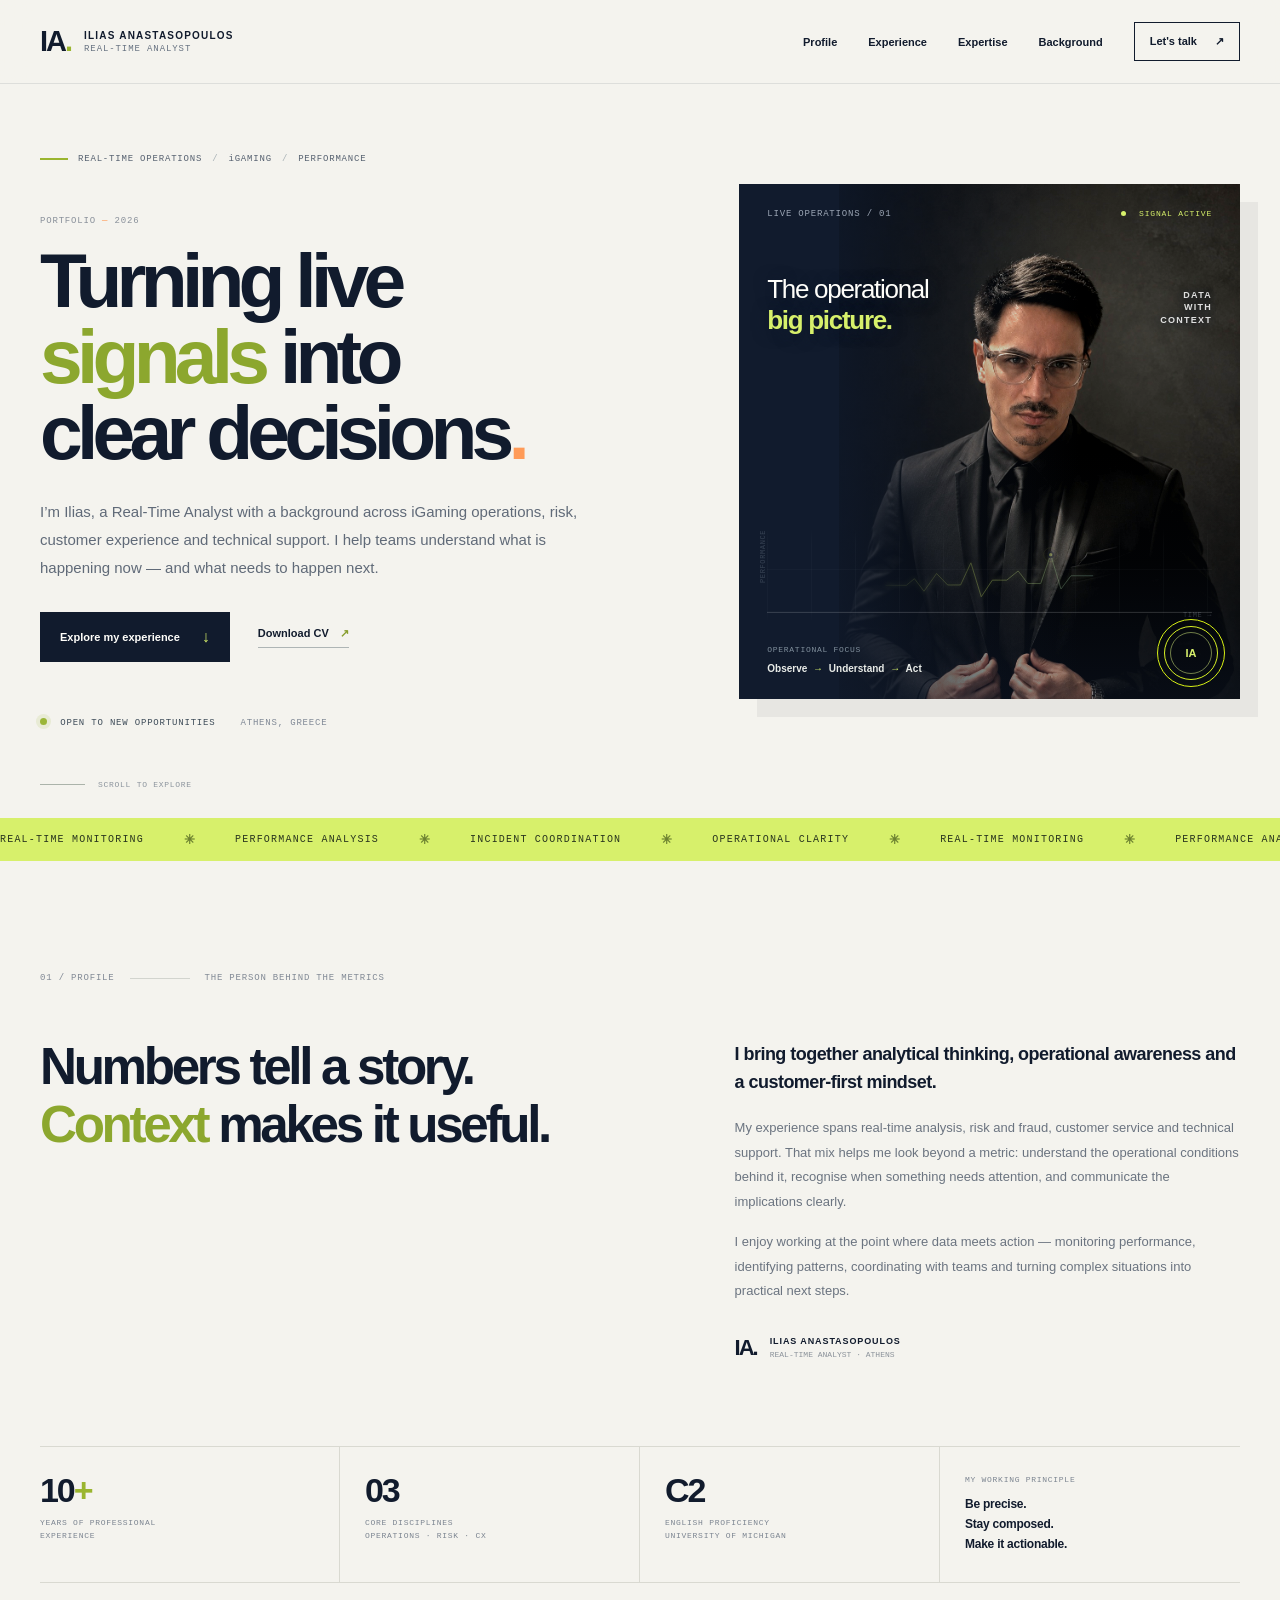
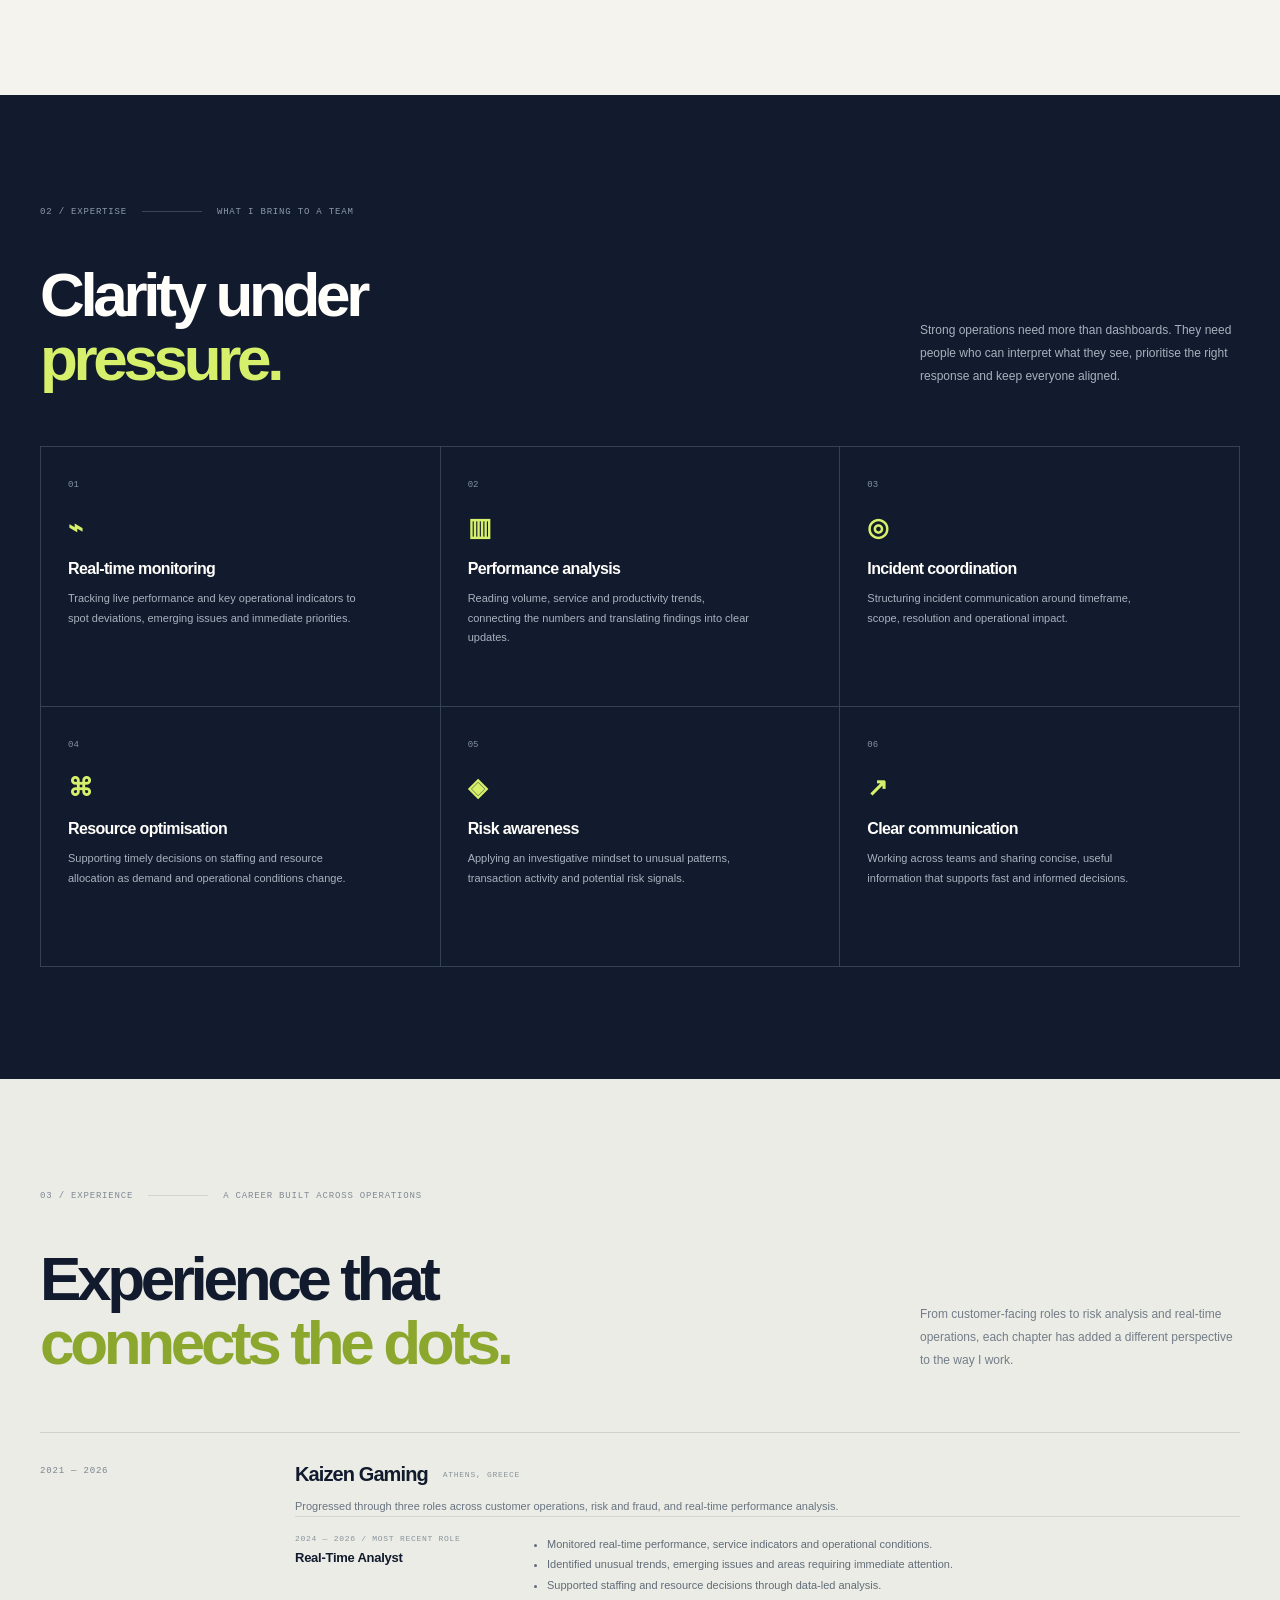
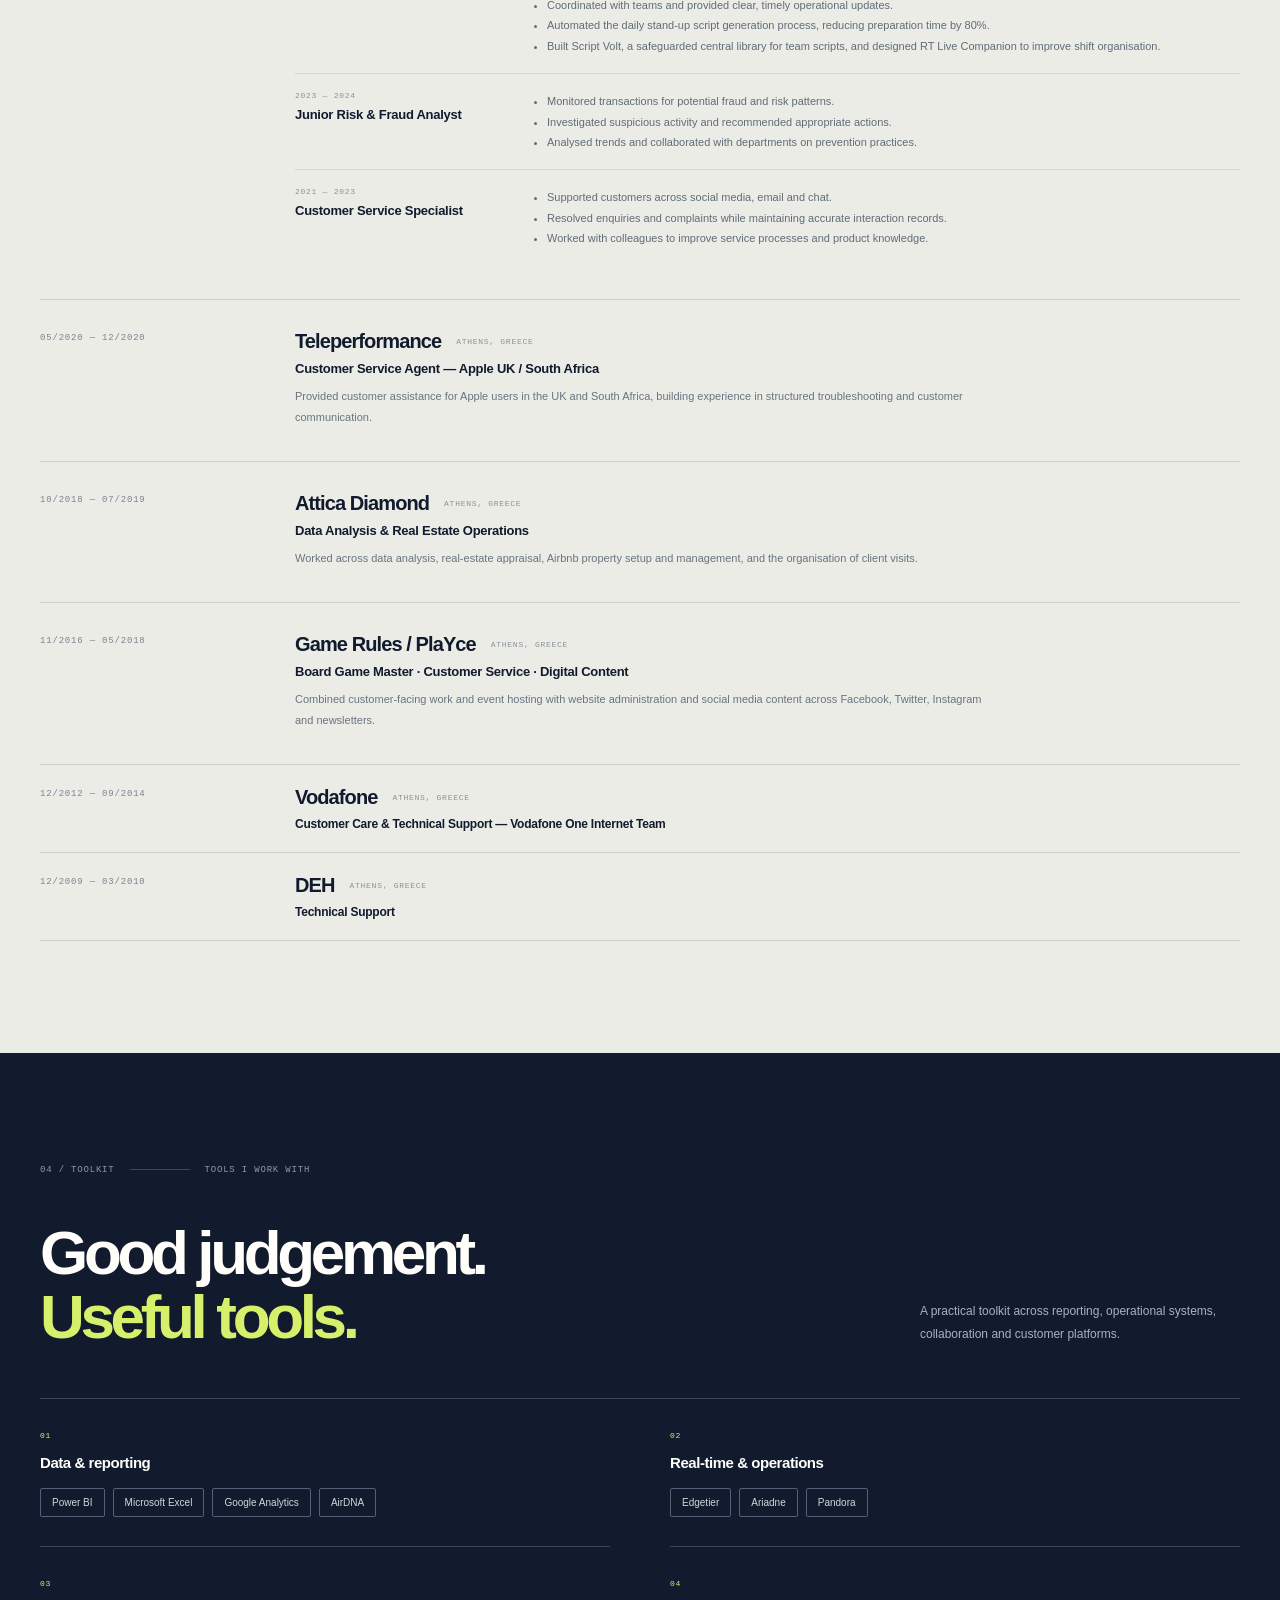
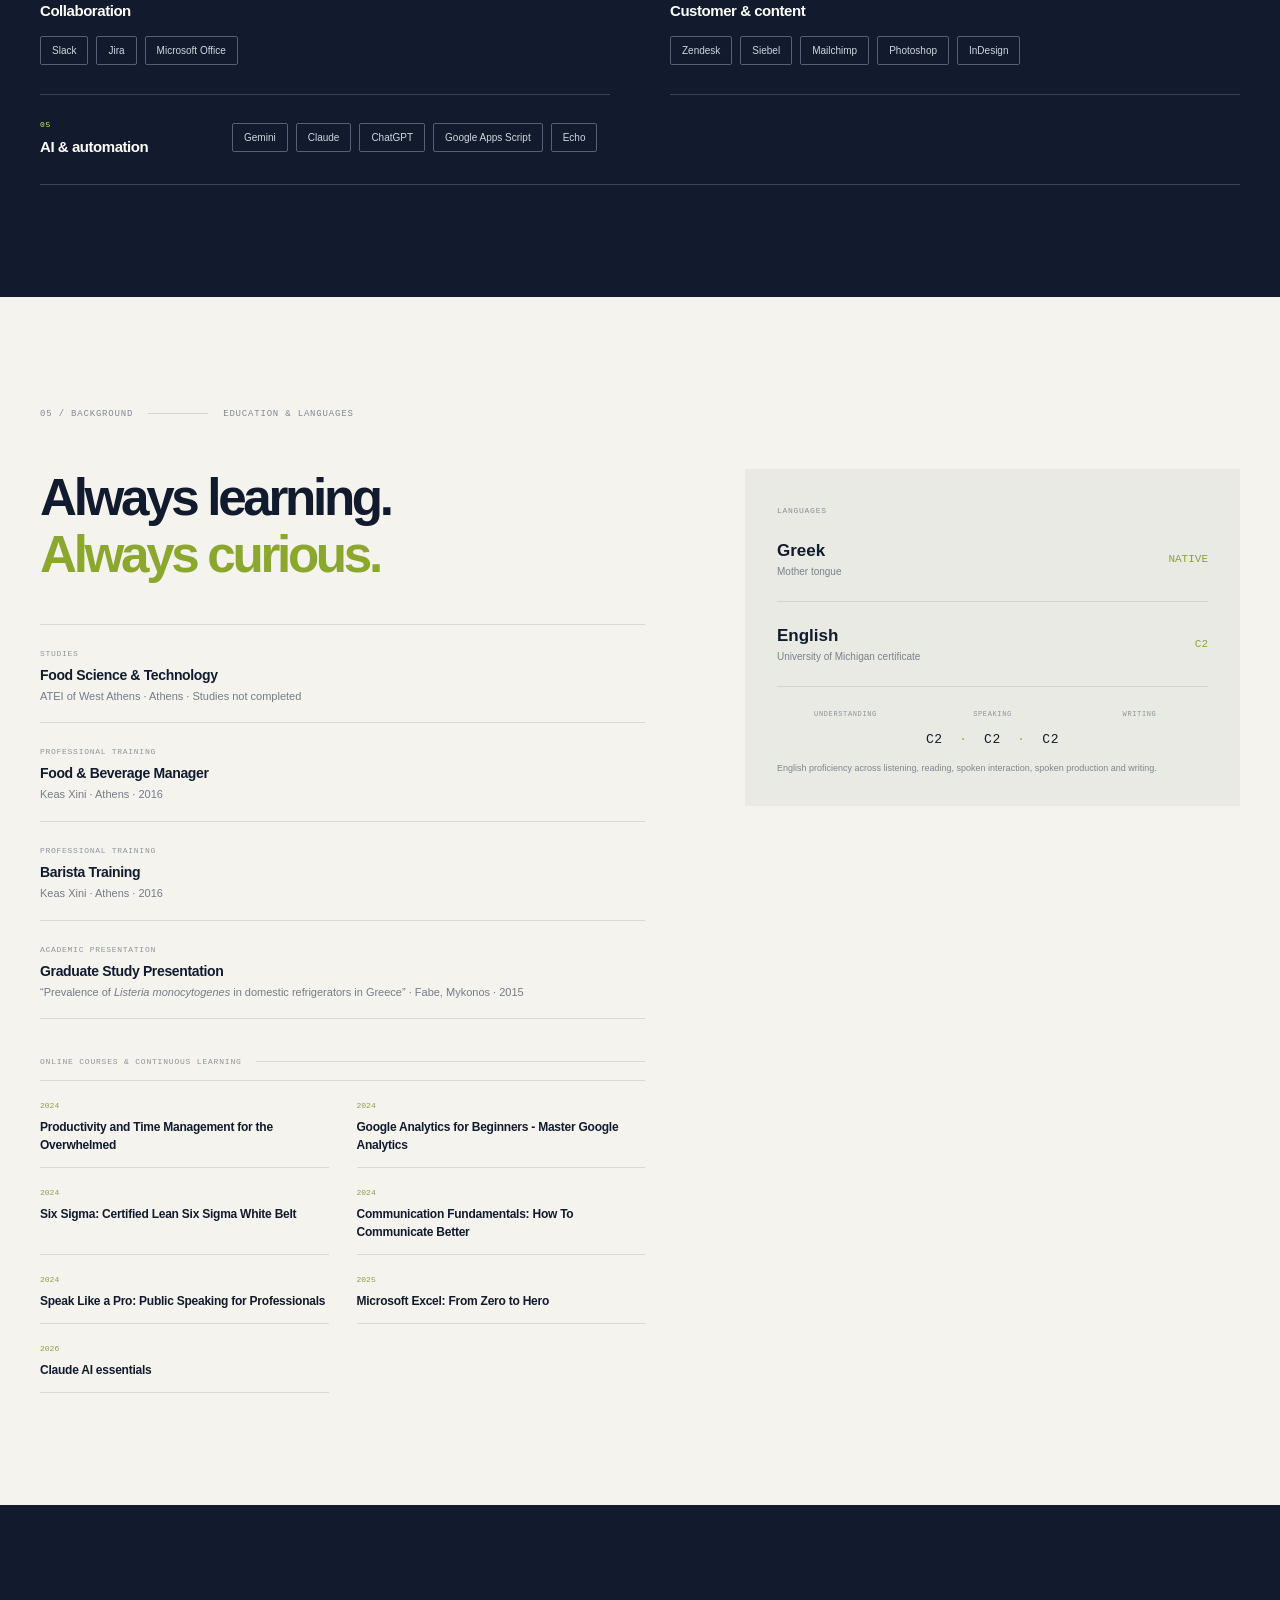
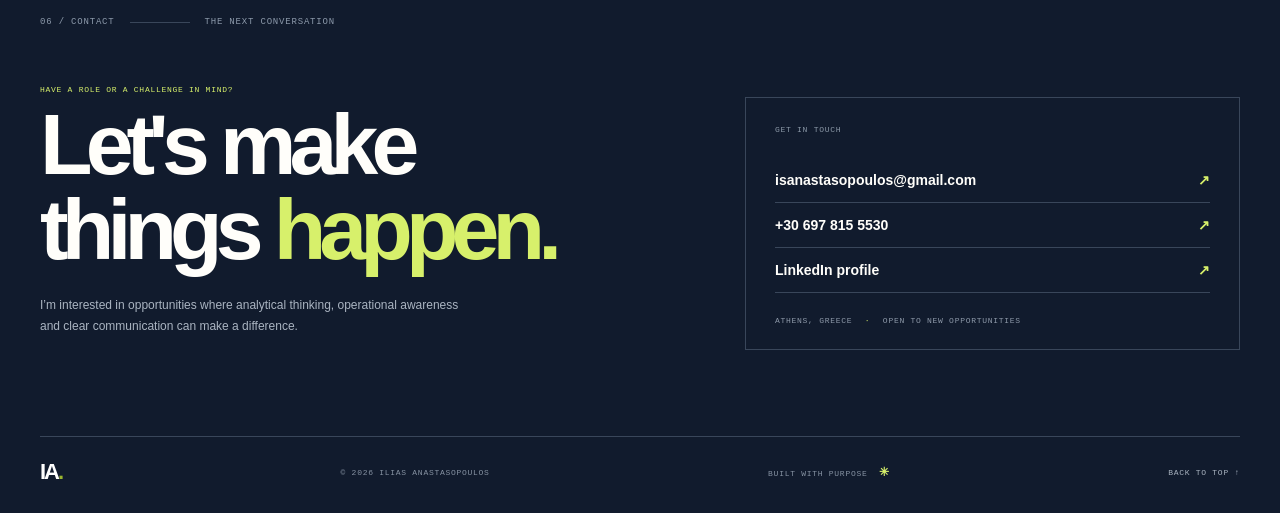
<file: index.html>
<!doctype html>
<html lang="en"><head>
<meta charset="utf-8"><meta name="viewport" content="width=device-width,initial-scale=1">
<meta name="theme-color" content="#111b2d"><meta name="description" content="Ilias Anastasopoulos — Real-Time Analyst specialising in iGaming operations, performance monitoring, incident coordination and data-led decision support.">
<meta property="og:title" content="Ilias Anastasopoulos — Real-Time Analyst"><meta property="og:description" content="Real-time operations, performance insight and clear communication.">
<title>Ilias Anastasopoulos — Real-Time Analyst</title><link rel="icon" href="assets/favicon.svg" type="image/svg+xml">
<link rel="stylesheet" href="styles.css?v=8"></head>
<body><div class="site-shell">
<header class="site-header"><a class="brand" href="#top"><span class="brand-mark">IA<span>.</span></span><span class="brand-copy"><strong>ILIAS ANASTASOPOULOS</strong><small>REAL-TIME ANALYST</small></span></a>
<button class="menu-toggle" aria-label="Open navigation" aria-expanded="false"><span></span><span></span></button>
<nav class="main-nav" aria-label="Main navigation"><a href="#profile">Profile</a><a href="#experience">Experience</a><a href="#expertise">Expertise</a><a href="#education">Background</a><a class="nav-contact" href="#contact">Let's talk <span>↗</span></a></nav></header>
<main id="top">
<section class="hero section-wrap"><div class="hero-copy"><div class="eyebrow"><i></i> REAL-TIME OPERATIONS <b>/</b> iGAMING <b>/</b> PERFORMANCE</div><p class="hero-index">PORTFOLIO <span>—</span> 2026</p>
<h1>Turning live<br><em>signals</em> into<br>clear decisions<span>.</span></h1><p class="hero-lede">I’m Ilias, a Real-Time Analyst with a background across iGaming operations, risk, customer experience and technical support. I help teams understand what is happening now — and what needs to happen next.</p>
<div class="hero-actions"><a class="button button-dark" href="#experience">Explore my experience <b>↓</b></a><a class="text-link" href="assets/Ilias-Anastasopoulos-CV.pdf?v=8" target="_blank" rel="noopener">Download CV <b>↗</b></a></div>
<div class="hero-meta"><span class="availability"><i></i> OPEN TO NEW OPPORTUNITIES</span><span>ATHENS, GREECE</span></div></div>
<div class="hero-visual"><div class="visual-top"><span>LIVE OPERATIONS / 01</span><span class="visual-live"><i></i> SIGNAL ACTIVE</span></div><div class="visual-title">The operational<br><strong>big picture.</strong></div><img class="hero-portrait" src="assets/ilias-portrait.jpg?v=8" alt="Portrait of Ilias Anastasopoulos">
<div class="signal-graphic"><div class="signal-grid"></div><svg viewBox="0 0 560 260" role="img" aria-label="Abstract signal line moving across a monitoring grid"><defs><linearGradient id="signalStroke"><stop stop-color="#d7f06b" stop-opacity=".15"/><stop offset=".5" stop-color="#d7f06b"/><stop offset="1" stop-color="#8ec0b0"/></linearGradient></defs><path class="signal-shadow" d="M0 158 L55 158 L77 140 L103 174 L137 126 L167 157 L202 157 L230 97 L258 189 L288 144 L327 144 L358 119 L384 153 L419 153 L446 75 L474 168 L501 132 L560 132"/><path class="signal-line" d="M0 158 L55 158 L77 140 L103 174 L137 126 L167 157 L202 157 L230 97 L258 189 L288 144 L327 144 L358 119 L384 153 L419 153 L446 75 L474 168 L501 132 L560 132"/><circle cx="446" cy="75" r="7" class="signal-point"/><circle cx="446" cy="75" r="19" class="signal-ring"/></svg><small class="axis-label">PERFORMANCE</small><small class="axis-right">TIME →</small></div>
<div class="visual-bottom"><div><small>OPERATIONAL FOCUS</small><strong>Observe <b>→</b> Understand <b>→</b> Act</strong></div><div class="visual-orbit">IA</div></div><div class="visual-stamp">DATA<br>WITH<br>CONTEXT</div></div><div class="hero-scroll"><i></i> SCROLL TO EXPLORE</div></section>
<div class="ticker"><div class="ticker-track"><span>REAL-TIME MONITORING</span><b>✳</b><span>PERFORMANCE ANALYSIS</span><b>✳</b><span>INCIDENT COORDINATION</span><b>✳</b><span>OPERATIONAL CLARITY</span><b>✳</b><span>REAL-TIME MONITORING</span><b>✳</b><span>PERFORMANCE ANALYSIS</span><b>✳</b><span>INCIDENT COORDINATION</span><b>✳</b><span>OPERATIONAL CLARITY</span><b>✳</b></div></div>
<section class="profile section-wrap section-pad" id="profile"><div class="section-kicker"><span>01 / PROFILE</span><i></i><span>THE PERSON BEHIND THE METRICS</span></div>
<div class="profile-grid"><h2>Numbers tell a story.<br><em>Context</em> makes it useful.</h2><div class="profile-copy"><p class="lead-copy">I bring together analytical thinking, operational awareness and a customer-first mindset.</p><p>My experience spans real-time analysis, risk and fraud, customer service and technical support. That mix helps me look beyond a metric: understand the operational conditions behind it, recognise when something needs attention, and communicate the implications clearly.</p><p>I enjoy working at the point where data meets action — monitoring performance, identifying patterns, coordinating with teams and turning complex situations into practical next steps.</p><div class="profile-signoff"><b>IA.</b><span><strong>ILIAS ANASTASOPOULOS</strong><small>REAL-TIME ANALYST · ATHENS</small></span></div></div></div>
<div class="fact-strip"><div class="fact"><strong>10<span>+</span></strong><small>YEARS OF PROFESSIONAL<br>EXPERIENCE</small></div><div class="fact"><strong>03</strong><small>CORE DISCIPLINES<br>OPERATIONS · RISK · CX</small></div><div class="fact"><strong>C2</strong><small>ENGLISH PROFICIENCY<br>UNIVERSITY OF MICHIGAN</small></div><div class="fact fact-note"><small>MY WORKING PRINCIPLE</small><strong>Be precise.<br>Stay composed.<br>Make it actionable.</strong></div></div></section>
<section class="expertise section-pad" id="expertise"><div class="section-wrap"><div class="section-kicker light"><span>02 / EXPERTISE</span><i></i><span>WHAT I BRING TO A TEAM</span></div><div class="section-heading"><h2>Clarity under<br><em>pressure.</em></h2><p>Strong operations need more than dashboards. They need people who can interpret what they see, prioritise the right response and keep everyone aligned.</p></div>
<div class="expertise-grid"><article><span>01</span><b>⌁</b><h3>Real-time monitoring</h3><p>Tracking live performance and key operational indicators to spot deviations, emerging issues and immediate priorities.</p></article><article><span>02</span><b>▥</b><h3>Performance analysis</h3><p>Reading volume, service and productivity trends, connecting the numbers and translating findings into clear updates.</p></article><article><span>03</span><b>◎</b><h3>Incident coordination</h3><p>Structuring incident communication around timeframe, scope, resolution and operational impact.</p></article><article><span>04</span><b>⌘</b><h3>Resource optimisation</h3><p>Supporting timely decisions on staffing and resource allocation as demand and operational conditions change.</p></article><article><span>05</span><b>◈</b><h3>Risk awareness</h3><p>Applying an investigative mindset to unusual patterns, transaction activity and potential risk signals.</p></article><article><span>06</span><b>↗</b><h3>Clear communication</h3><p>Working across teams and sharing concise, useful information that supports fast and informed decisions.</p></article></div></div></section>

<section class="experience section-pad" id="experience"><div class="section-wrap"><div class="section-kicker"><span>03 / EXPERIENCE</span><i></i><span>A CAREER BUILT ACROSS OPERATIONS</span></div><div class="section-heading"><h2>Experience that<br><em>connects the dots.</em></h2><p>From customer-facing roles to risk analysis and real-time operations, each chapter has added a different perspective to the way I work.</p></div><div class="timeline">
<article class="timeline-item"><div class="timeline-date"><small>2021 — 2026</small></div><div class="timeline-content"><div class="company-line"><h3>Kaizen Gaming</h3><span>ATHENS, GREECE</span></div><p class="role-intro">Progressed through three roles across customer operations, risk and fraud, and real-time performance analysis.</p>
<div class="role-block"><div><span>2024 — 2026 / MOST RECENT ROLE</span><h4>Real-Time Analyst</h4></div><ul><li>Monitored real-time performance, service indicators and operational conditions.</li><li>Identified unusual trends, emerging issues and areas requiring immediate attention.</li><li>Supported staffing and resource decisions through data-led analysis.</li><li>Coordinated with teams and provided clear, timely operational updates.</li><li>Automated the daily stand-up script generation process, reducing preparation time by 80%.</li><li>Built Script Volt, a safeguarded central library for team scripts, and designed RT Live Companion to improve shift organisation.</li></ul></div>
<div class="role-block"><div><span>2023 — 2024</span><h4>Junior Risk &amp; Fraud Analyst</h4></div><ul><li>Monitored transactions for potential fraud and risk patterns.</li><li>Investigated suspicious activity and recommended appropriate actions.</li><li>Analysed trends and collaborated with departments on prevention practices.</li></ul></div>
<div class="role-block"><div><span>2021 — 2023</span><h4>Customer Service Specialist</h4></div><ul><li>Supported customers across social media, email and chat.</li><li>Resolved enquiries and complaints while maintaining accurate interaction records.</li><li>Worked with colleagues to improve service processes and product knowledge.</li></ul></div></div></article>
<article class="timeline-item"><div class="timeline-date"><small>05/2020 — 12/2020</small></div><div class="timeline-content"><div class="company-line"><h3>Teleperformance</h3><span>ATHENS, GREECE</span></div><h4>Customer Service Agent — Apple UK / South Africa</h4><p>Provided customer assistance for Apple users in the UK and South Africa, building experience in structured troubleshooting and customer communication.</p></div></article>
<article class="timeline-item"><div class="timeline-date"><small>10/2018 — 07/2019</small></div><div class="timeline-content"><div class="company-line"><h3>Attica Diamond</h3><span>ATHENS, GREECE</span></div><h4>Data Analysis &amp; Real Estate Operations</h4><p>Worked across data analysis, real-estate appraisal, Airbnb property setup and management, and the organisation of client visits.</p></div></article>
<article class="timeline-item"><div class="timeline-date"><small>11/2016 — 05/2018</small></div><div class="timeline-content"><div class="company-line"><h3>Game Rules / PlaYce</h3><span>ATHENS, GREECE</span></div><h4>Board Game Master · Customer Service · Digital Content</h4><p>Combined customer-facing work and event hosting with website administration and social media content across Facebook, Twitter, Instagram and newsletters.</p></div></article>
<article class="timeline-item compact"><div class="timeline-date"><small>12/2012 — 09/2014</small></div><div class="timeline-content"><div class="company-line"><h3>Vodafone</h3><span>ATHENS, GREECE</span></div><h4>Customer Care &amp; Technical Support — Vodafone One Internet Team</h4></div></article>
<article class="timeline-item compact"><div class="timeline-date"><small>12/2009 — 03/2010</small></div><div class="timeline-content"><div class="company-line"><h3>DEH</h3><span>ATHENS, GREECE</span></div><h4>Technical Support</h4></div></article>
</div></div></section>
<section class="toolkit section-pad"><div class="section-wrap"><div class="section-kicker light"><span>04 / TOOLKIT</span><i></i><span>TOOLS I WORK WITH</span></div><div class="section-heading"><h2>Good judgement.<br><em>Useful tools.</em></h2><p>A practical toolkit across reporting, operational systems, collaboration and customer platforms.</p></div><div class="toolkit-grid">
<div class="tool-group"><span>01</span><h3>Data &amp; reporting</h3><div class="tool-chips"><b>Power BI</b><b>Microsoft Excel</b><b>Google Analytics</b><b>AirDNA</b></div></div>
<div class="tool-group"><span>02</span><h3>Real-time &amp; operations</h3><div class="tool-chips"><b>Edgetier</b><b>Ariadne</b><b>Pandora</b></div></div>
<div class="tool-group"><span>03</span><h3>Collaboration</h3><div class="tool-chips"><b>Slack</b><b>Jira</b><b>Microsoft Office</b></div></div>
<div class="tool-group"><span>04</span><h3>Customer &amp; content</h3><div class="tool-chips"><b>Zendesk</b><b>Siebel</b><b>Mailchimp</b><b>Photoshop</b><b>InDesign</b></div></div>
<div class="tool-group tool-group-ai"><span>05</span><h3>AI &amp; automation</h3><div class="tool-chips"><b>Gemini</b><b>Claude</b><b>ChatGPT</b><b>Google Apps Script</b><b>Echo</b></div></div></div></div></section>
<section class="background section-wrap section-pad" id="education"><div class="section-kicker"><span>05 / BACKGROUND</span><i></i><span>EDUCATION &amp; LANGUAGES</span></div><div class="background-grid"><div><h2>Always learning.<br><em>Always curious.</em></h2><div class="education-list"><article><span>STUDIES</span><h3>Food Science &amp; Technology</h3><p>ATEI of West Athens · Athens · Studies not completed</p></article><article><span>PROFESSIONAL TRAINING</span><h3>Food &amp; Beverage Manager</h3><p>Keas Xini · Athens · 2016</p></article><article><span>PROFESSIONAL TRAINING</span><h3>Barista Training</h3><p>Keas Xini · Athens · 2016</p></article><article><span>ACADEMIC PRESENTATION</span><h3>Graduate Study Presentation</h3><p>“Prevalence of <em>Listeria monocytogenes</em> in domestic refrigerators in Greece” · Fabe, Mykonos · 2015</p></article></div>
<div class="course-block"><div class="course-heading"><span>ONLINE COURSES &amp; CONTINUOUS LEARNING</span><i></i></div><div class="course-list">
<article><span>2024</span><h3>Productivity and Time Management for the Overwhelmed</h3></article>
<article><span>2024</span><h3>Google Analytics for Beginners - Master Google Analytics</h3></article>
<article><span>2024</span><h3>Six Sigma: Certified Lean Six Sigma White Belt</h3></article>
<article><span>2024</span><h3>Communication Fundamentals: How To Communicate Better</h3></article>
<article><span>2024</span><h3>Speak Like a Pro: Public Speaking for Professionals</h3></article>
<article><span>2025</span><h3>Microsoft Excel: From Zero to Hero</h3></article>
<article><span>2026</span><h3>Claude AI essentials</h3></article>
</div></div></div>
<aside class="language-panel"><span class="panel-label">LANGUAGES</span><div class="language-row"><div><h3>Greek</h3><p>Mother tongue</p></div><b>NATIVE</b></div><div class="language-row"><div><h3>English</h3><p>University of Michigan certificate</p></div><b>C2</b></div><div class="language-foot"><div>UNDERSTANDING</div><div>SPEAKING</div><div>WRITING</div><p>C2 <span>·</span> C2 <span>·</span> C2</p></div><p class="language-note">English proficiency across listening, reading, spoken interaction, spoken production and writing.</p></aside></div></section>
<section class="contact section-pad" id="contact"><div class="section-wrap"><div class="section-kicker light"><span>06 / CONTACT</span><i></i><span>THE NEXT CONVERSATION</span></div><div class="contact-content"><div><p class="contact-overline">HAVE A ROLE OR A CHALLENGE IN MIND?</p><h2>Let's make<br>things <em>happen.</em></h2><p class="contact-copy">I’m interested in opportunities where analytical thinking, operational awareness and clear communication can make a difference.</p></div><div class="contact-card"><span>GET IN TOUCH</span><a href="mailto:isanastasopoulos@gmail.com">isanastasopoulos@gmail.com <b>↗</b></a><a href="tel:+306978155530">+30 697 815 5530 <b>↗</b></a><a href="https://www.linkedin.com/in/ilias-anastasopoulos-95432253" target="_blank" rel="noopener">LinkedIn profile <b>↗</b></a><div class="contact-location">ATHENS, GREECE <span>·</span> OPEN TO NEW OPPORTUNITIES</div></div></div><footer class="site-footer"><a href="#top">IA<span>.</span></a><span>© 2026 ILIAS ANASTASOPOULOS</span><span>BUILT WITH PURPOSE <b>✳</b></span><a href="#top">BACK TO TOP ↑</a></footer></div></section>
</main></div><script src="script.js"></script></body></html>
</file>
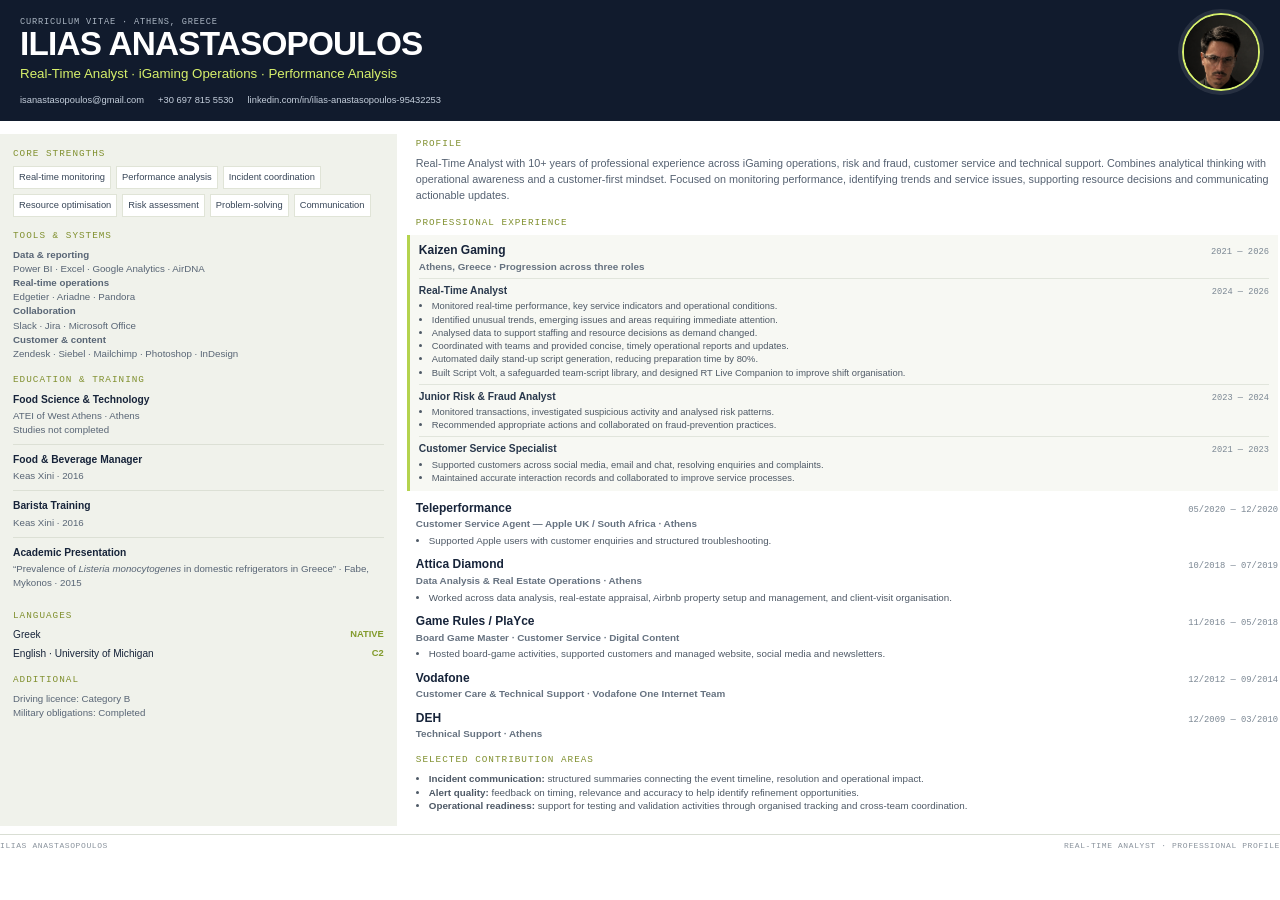
<file: cv-source.html>
<!doctype html><html lang="en"><head><meta charset="utf-8"><title>Ilias Anastasopoulos - CV</title><style>
@page{size:A4;margin:10mm 11mm}*{box-sizing:border-box}body{margin:0;color:#17243a;font:8.1pt/1.38 Arial,Helvetica,sans-serif}h1,h2,h3,p{margin:0}h1{font-size:25pt;line-height:1.02;letter-spacing:-.8px}h2{font-size:10.5pt;letter-spacing:-.1px;margin-bottom:7px}h3{font-size:8.8pt;margin-bottom:2px}.mono{font:6.5pt 'Courier New',monospace;letter-spacing:.8px;color:#748091}.top{background:#111b2d;color:white;padding:17px 112px 14px 20px;position:relative;min-height:104px}.portrait{position:absolute;right:20px;top:13px;width:78px;height:78px;object-fit:cover;object-position:center 38%;border-radius:50%;border:2px solid #d7f06b;box-shadow:0 0 0 4px #ffffff18}.role{font-size:10pt;color:#d7f06b;margin-top:4px}.contact{display:flex;gap:14px;flex-wrap:wrap;margin-top:11px;color:#c6d0dd;font-size:7pt}.layout{display:grid;grid-template-columns:31% 1fr;gap:17px;margin-top:13px}.side{background:#f0f2eb;padding:14px 13px}.main{padding:4px 2px 0}.side section,.main section{margin-bottom:13px}.side h2,.main h2{font:7pt 'Courier New',monospace;letter-spacing:1px;color:#80902f;margin-bottom:7px}.side p{font-size:7.3pt;line-height:1.45;color:#586575}.summary{font-size:8.1pt;line-height:1.48;color:#556171;margin-bottom:12px}.skill-list{display:flex;flex-wrap:wrap;gap:5px}.skill-list span{font-size:7pt;background:white;border:1px solid #e0e4d7;padding:4px 5px;color:#384658}.tools{font-size:7.1pt;line-height:1.65;color:#566372}.side-item{padding:0 0 7px;margin-bottom:7px;border-bottom:1px solid #dce0d5}.side-item:last-child{border:0}.side-item strong{font-size:7.7pt}.side-item p{margin-top:2px}.language{display:flex;justify-content:space-between;margin:5px 0;font-size:7.6pt}.language b{color:#829b2c;font-size:7pt}.job{margin-bottom:9px;break-inside:avoid}.job-head{display:flex;justify-content:space-between;gap:8px;align-items:baseline}.job-head strong{font-size:9pt}.job-date{font:6.6pt 'Courier New',monospace;color:#7b8793;white-space:nowrap}.job-role{font-size:7.4pt;color:#667280;font-weight:700;margin:1px 0 3px}.job ul{margin:0;padding-left:13px;color:#4e5966;font-size:7.35pt;line-height:1.37}.job li{margin:1px 0}.current{background:#f7f8f3;border-left:3px solid #b4d34e;padding:7px 9px 6px;margin-left:-9px}.previous{font-size:7.25pt;color:#596575;line-height:1.42;margin-top:4px}.kaizen-role{margin-top:5px;padding-top:5px;border-top:1px solid #e1e5dc;break-inside:avoid}.kaizen-role-head{display:flex;justify-content:space-between;align-items:baseline;gap:8px;margin-bottom:2px}.kaizen-role-head strong{font-size:7.7pt;color:#29384c}.kaizen-role-head span{font:6.5pt 'Courier New',monospace;color:#7b8793;white-space:nowrap}.kaizen-role ul{margin:0;padding-left:13px;color:#4e5966;font-size:7.05pt;line-height:1.3}.kaizen-role li{margin:0 0 1px}.previous b{color:#29384c}.tag{display:inline-block;background:#d7f06b;padding:1px 4px;font:6pt 'Courier New',monospace;color:#34431b;margin-left:5px}.foot{border-top:1px solid #d9ded4;margin-top:8px;padding-top:6px;display:flex;justify-content:space-between;color:#8a939d;font:6pt 'Courier New',monospace;letter-spacing:.6px}
</style></head><body>
<header class="top"><img class="portrait" src="assets/ilias-cv-headshot.jpg" alt="Portrait of Ilias Anastasopoulos"><div class="mono" style="color:#aab5c2">CURRICULUM VITAE · ATHENS, GREECE</div><h1>ILIAS ANASTASOPOULOS</h1><div class="role">Real-Time Analyst · iGaming Operations · Performance Analysis</div><div class="contact"><span>isanastasopoulos@gmail.com</span><span>+30 697 815 5530</span><span>linkedin.com/in/ilias-anastasopoulos-95432253</span></div></header>
<div class="layout"><aside class="side">
<section><h2>CORE STRENGTHS</h2><div class="skill-list"><span>Real-time monitoring</span><span>Performance analysis</span><span>Incident coordination</span><span>Resource optimisation</span><span>Risk assessment</span><span>Problem-solving</span><span>Communication</span></div></section>
<section><h2>TOOLS &amp; SYSTEMS</h2><p class="tools"><b>Data &amp; reporting</b><br>Power BI · Excel · Google Analytics · AirDNA<br><b>Real-time operations</b><br>Edgetier · Ariadne · Pandora<br><b>Collaboration</b><br>Slack · Jira · Microsoft Office<br><b>Customer &amp; content</b><br>Zendesk · Siebel · Mailchimp · Photoshop · InDesign</p></section>
<section><h2>EDUCATION &amp; TRAINING</h2><div class="side-item"><strong>Food Science &amp; Technology</strong><p>ATEI of West Athens · Athens<br>Studies not completed</p></div><div class="side-item"><strong>Food &amp; Beverage Manager</strong><p>Keas Xini · 2016</p></div><div class="side-item"><strong>Barista Training</strong><p>Keas Xini · 2016</p></div><div class="side-item"><strong>Academic Presentation</strong><p>“Prevalence of <i>Listeria monocytogenes</i> in domestic refrigerators in Greece” · Fabe, Mykonos · 2015</p></div></section>
<section><h2>LANGUAGES</h2><div class="language"><span>Greek</span><b>NATIVE</b></div><div class="language"><span>English · University of Michigan</span><b>C2</b></div></section>
<section><h2>ADDITIONAL</h2><p>Driving licence: Category B<br>Military obligations: Completed</p></section>
</aside><main class="main">
<section><h2>PROFILE</h2><p class="summary">Real-Time Analyst with 10+ years of professional experience across iGaming operations, risk and fraud, customer service and technical support. Combines analytical thinking with operational awareness and a customer-first mindset. Focused on monitoring performance, identifying trends and service issues, supporting resource decisions and communicating actionable updates.</p></section>
<section><h2>PROFESSIONAL EXPERIENCE</h2>
<div class="job current"><div class="job-head"><strong>Kaizen Gaming</strong><span class="job-date">2021 — 2026</span></div><div class="job-role">Athens, Greece · Progression across three roles</div>
<div class="kaizen-role"><div class="kaizen-role-head"><strong>Real-Time Analyst</strong><span>2024 — 2026</span></div><ul><li>Monitored real-time performance, key service indicators and operational conditions.</li><li>Identified unusual trends, emerging issues and areas requiring immediate attention.</li><li>Analysed data to support staffing and resource decisions as demand changed.</li><li>Coordinated with teams and provided concise, timely operational reports and updates.</li><li>Automated daily stand-up script generation, reducing preparation time by 80%.</li><li>Built Script Volt, a safeguarded team-script library, and designed RT Live Companion to improve shift organisation.</li></ul></div>
<div class="kaizen-role"><div class="kaizen-role-head"><strong>Junior Risk &amp; Fraud Analyst</strong><span>2023 — 2024</span></div><ul><li>Monitored transactions, investigated suspicious activity and analysed risk patterns.</li><li>Recommended appropriate actions and collaborated on fraud-prevention practices.</li></ul></div>
<div class="kaizen-role"><div class="kaizen-role-head"><strong>Customer Service Specialist</strong><span>2021 — 2023</span></div><ul><li>Supported customers across social media, email and chat, resolving enquiries and complaints.</li><li>Maintained accurate interaction records and collaborated to improve service processes.</li></ul></div></div>
<div class="job"><div class="job-head"><strong>Teleperformance</strong><span class="job-date">05/2020 — 12/2020</span></div><div class="job-role">Customer Service Agent — Apple UK / South Africa · Athens</div><ul><li>Supported Apple users with customer enquiries and structured troubleshooting.</li></ul></div>
<div class="job"><div class="job-head"><strong>Attica Diamond</strong><span class="job-date">10/2018 — 07/2019</span></div><div class="job-role">Data Analysis &amp; Real Estate Operations · Athens</div><ul><li>Worked across data analysis, real-estate appraisal, Airbnb property setup and management, and client-visit organisation.</li></ul></div>
<div class="job"><div class="job-head"><strong>Game Rules / PlaYce</strong><span class="job-date">11/2016 — 05/2018</span></div><div class="job-role">Board Game Master · Customer Service · Digital Content</div><ul><li>Hosted board-game activities, supported customers and managed website, social media and newsletters.</li></ul></div>
<div class="job"><div class="job-head"><strong>Vodafone</strong><span class="job-date">12/2012 — 09/2014</span></div><div class="job-role">Customer Care &amp; Technical Support · Vodafone One Internet Team</div></div>
<div class="job"><div class="job-head"><strong>DEH</strong><span class="job-date">12/2009 — 03/2010</span></div><div class="job-role">Technical Support · Athens</div></div>
</section><section><h2>SELECTED CONTRIBUTION AREAS</h2><ul style="margin:0;padding-left:13px;color:#4e5966;font-size:7.35pt;line-height:1.4"><li><b>Incident communication:</b> structured summaries connecting the event timeline, resolution and operational impact.</li><li><b>Alert quality:</b> feedback on timing, relevance and accuracy to help identify refinement opportunities.</li><li><b>Operational readiness:</b> support for testing and validation activities through organised tracking and cross-team coordination.</li></ul></section></main></div>
<div class="foot"><span>ILIAS ANASTASOPOULOS</span><span>REAL-TIME ANALYST · PROFESSIONAL PROFILE</span></div></body></html>
</file>
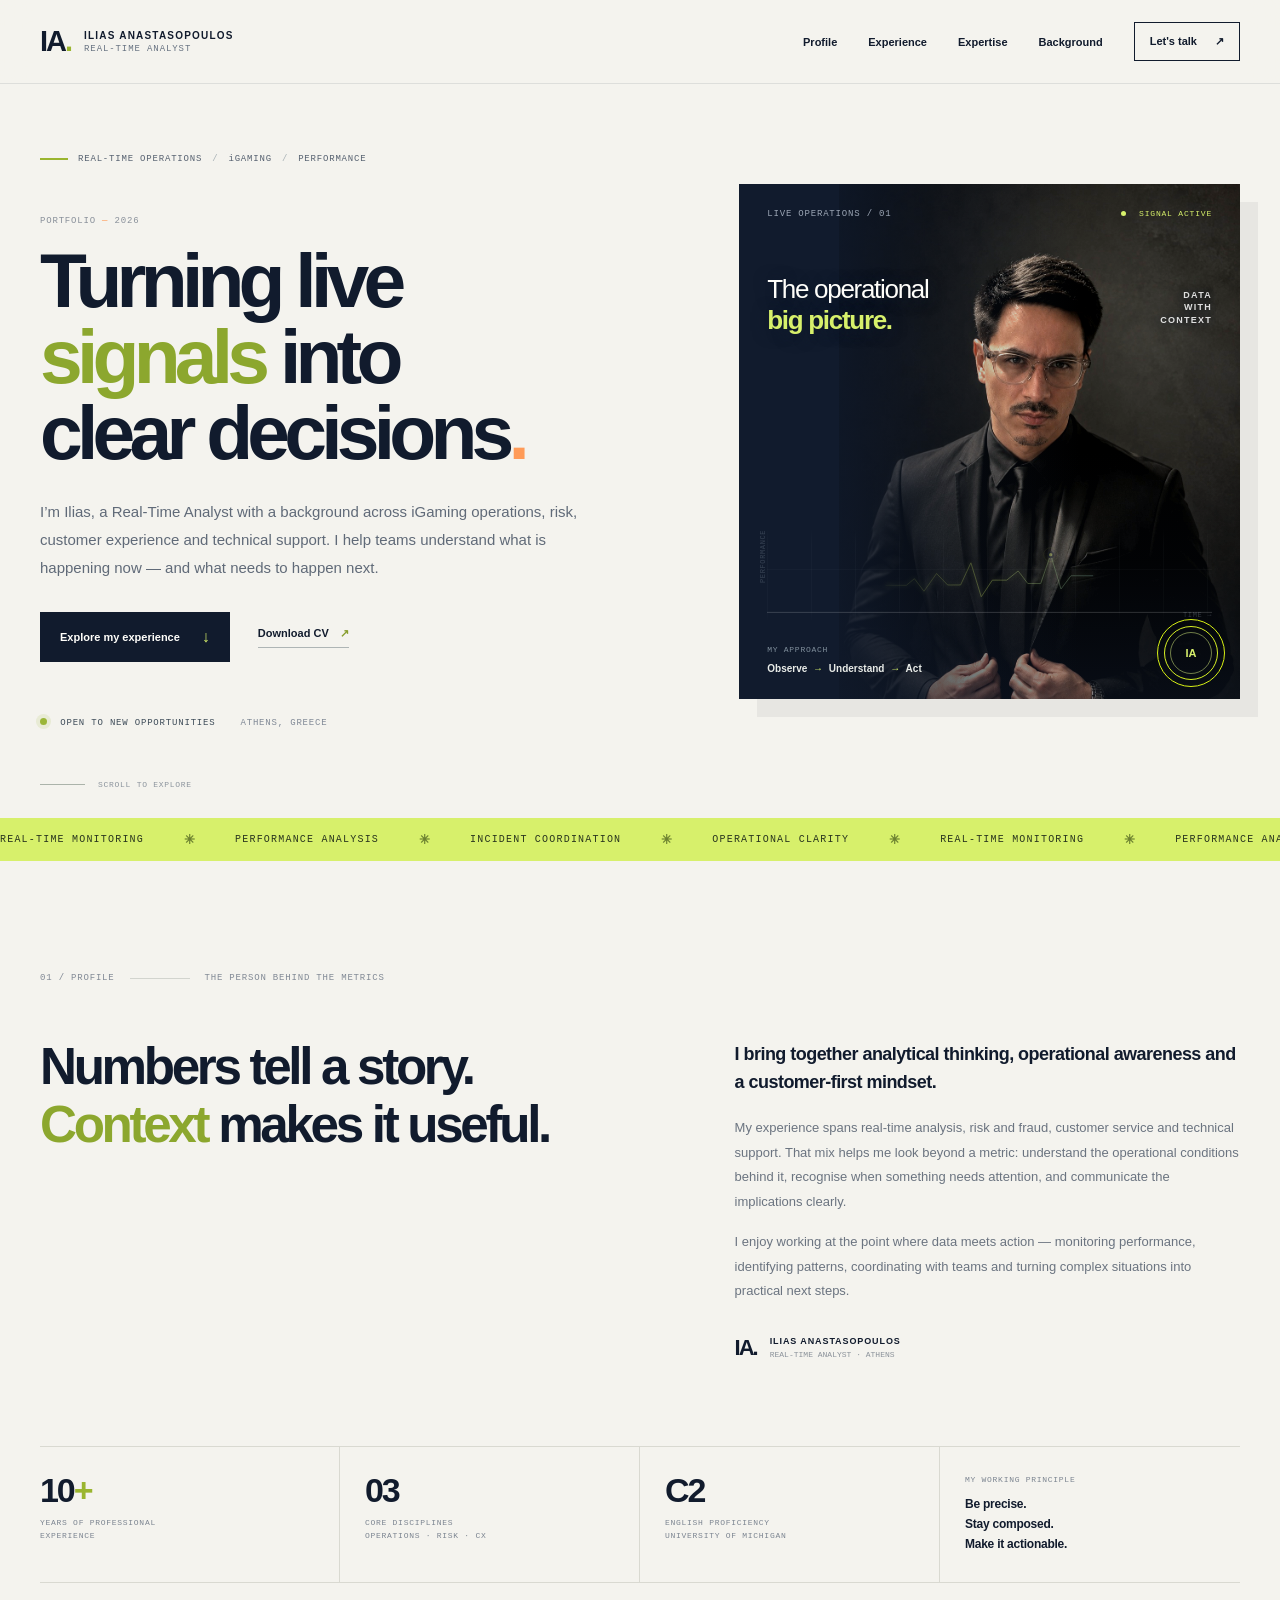
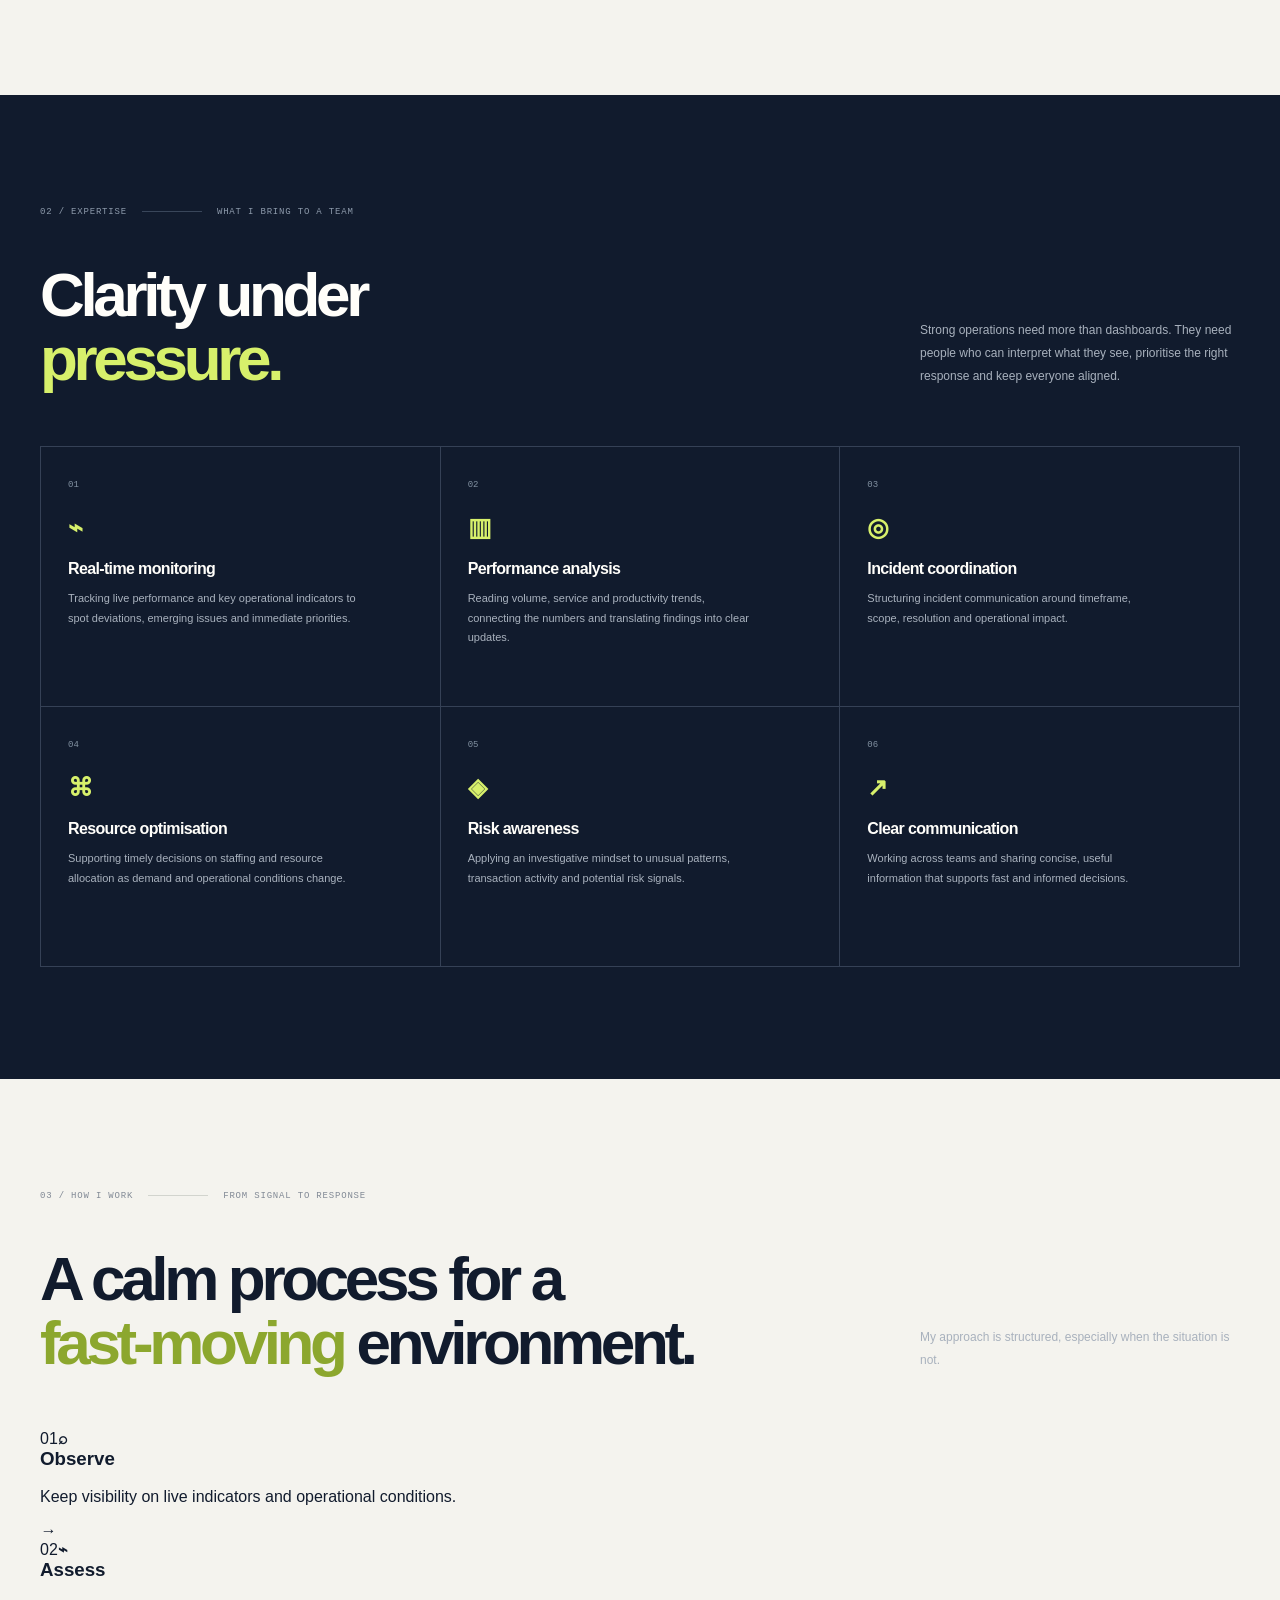
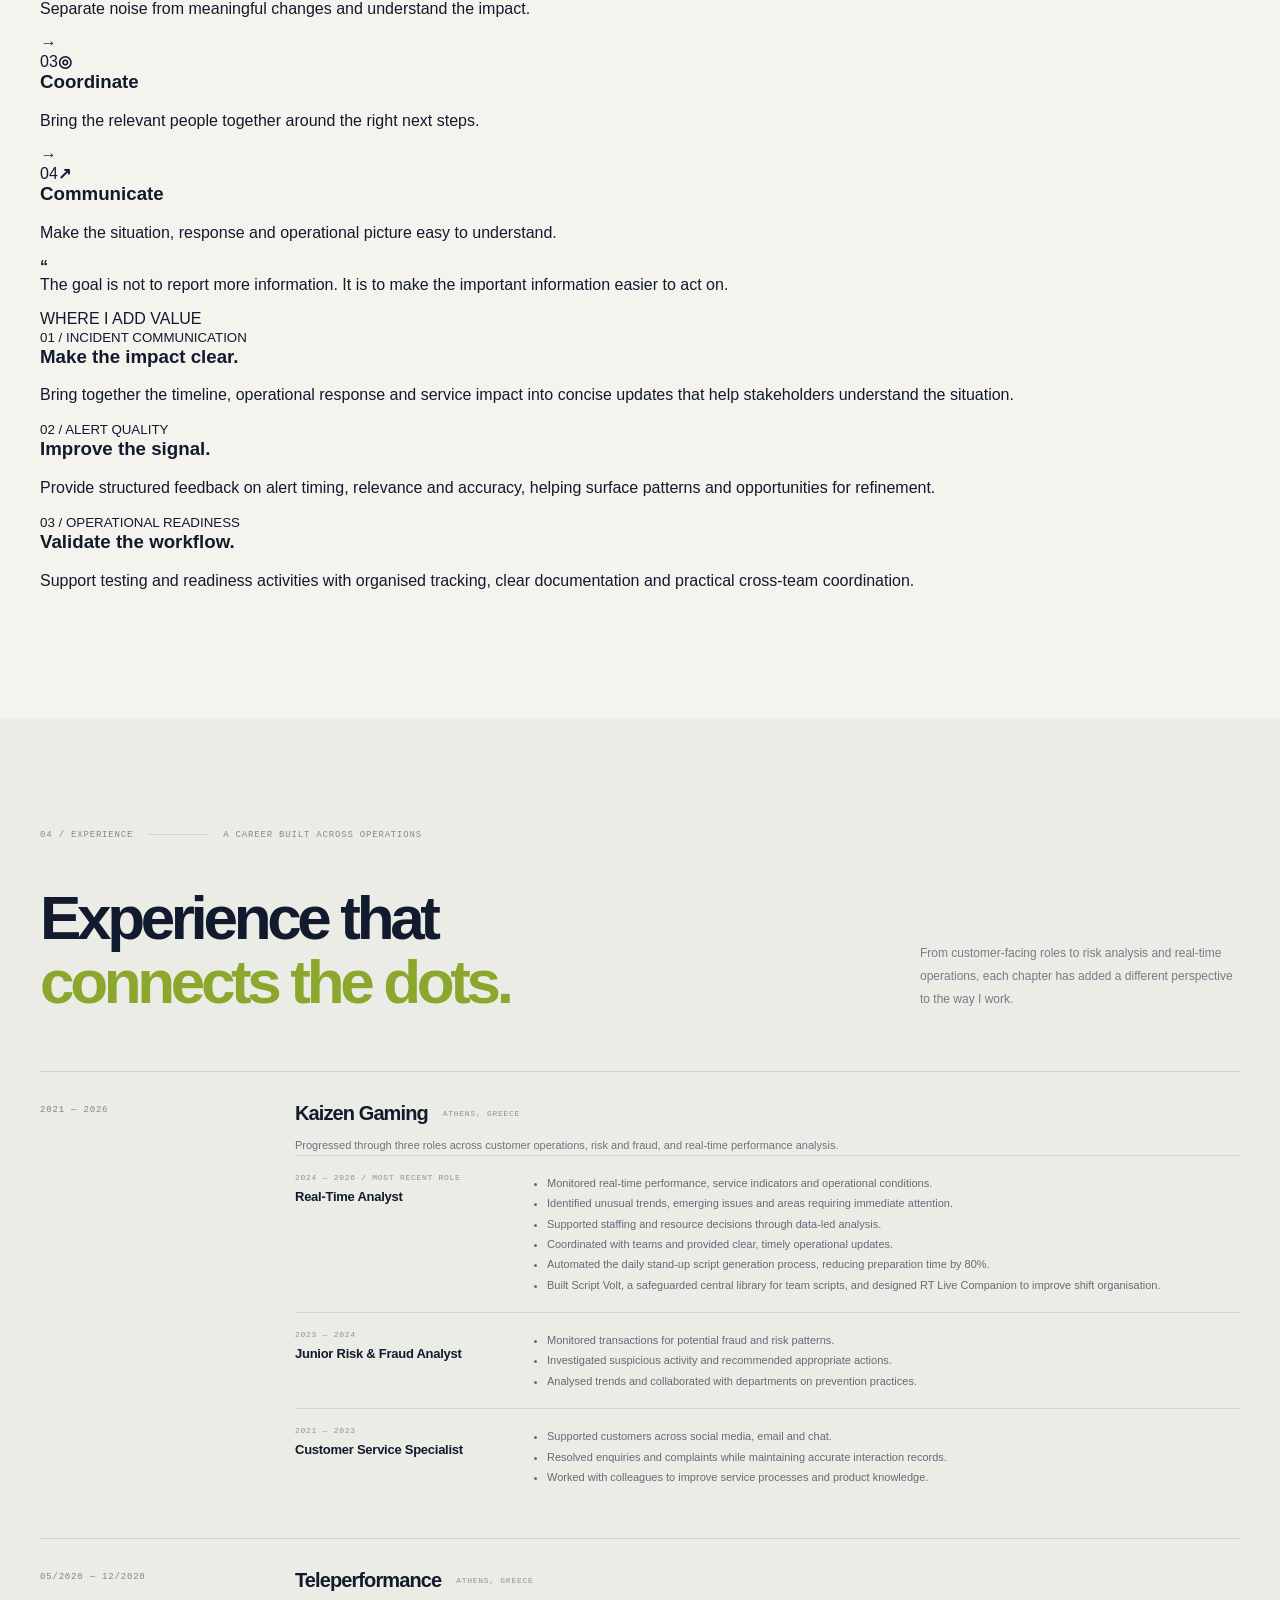
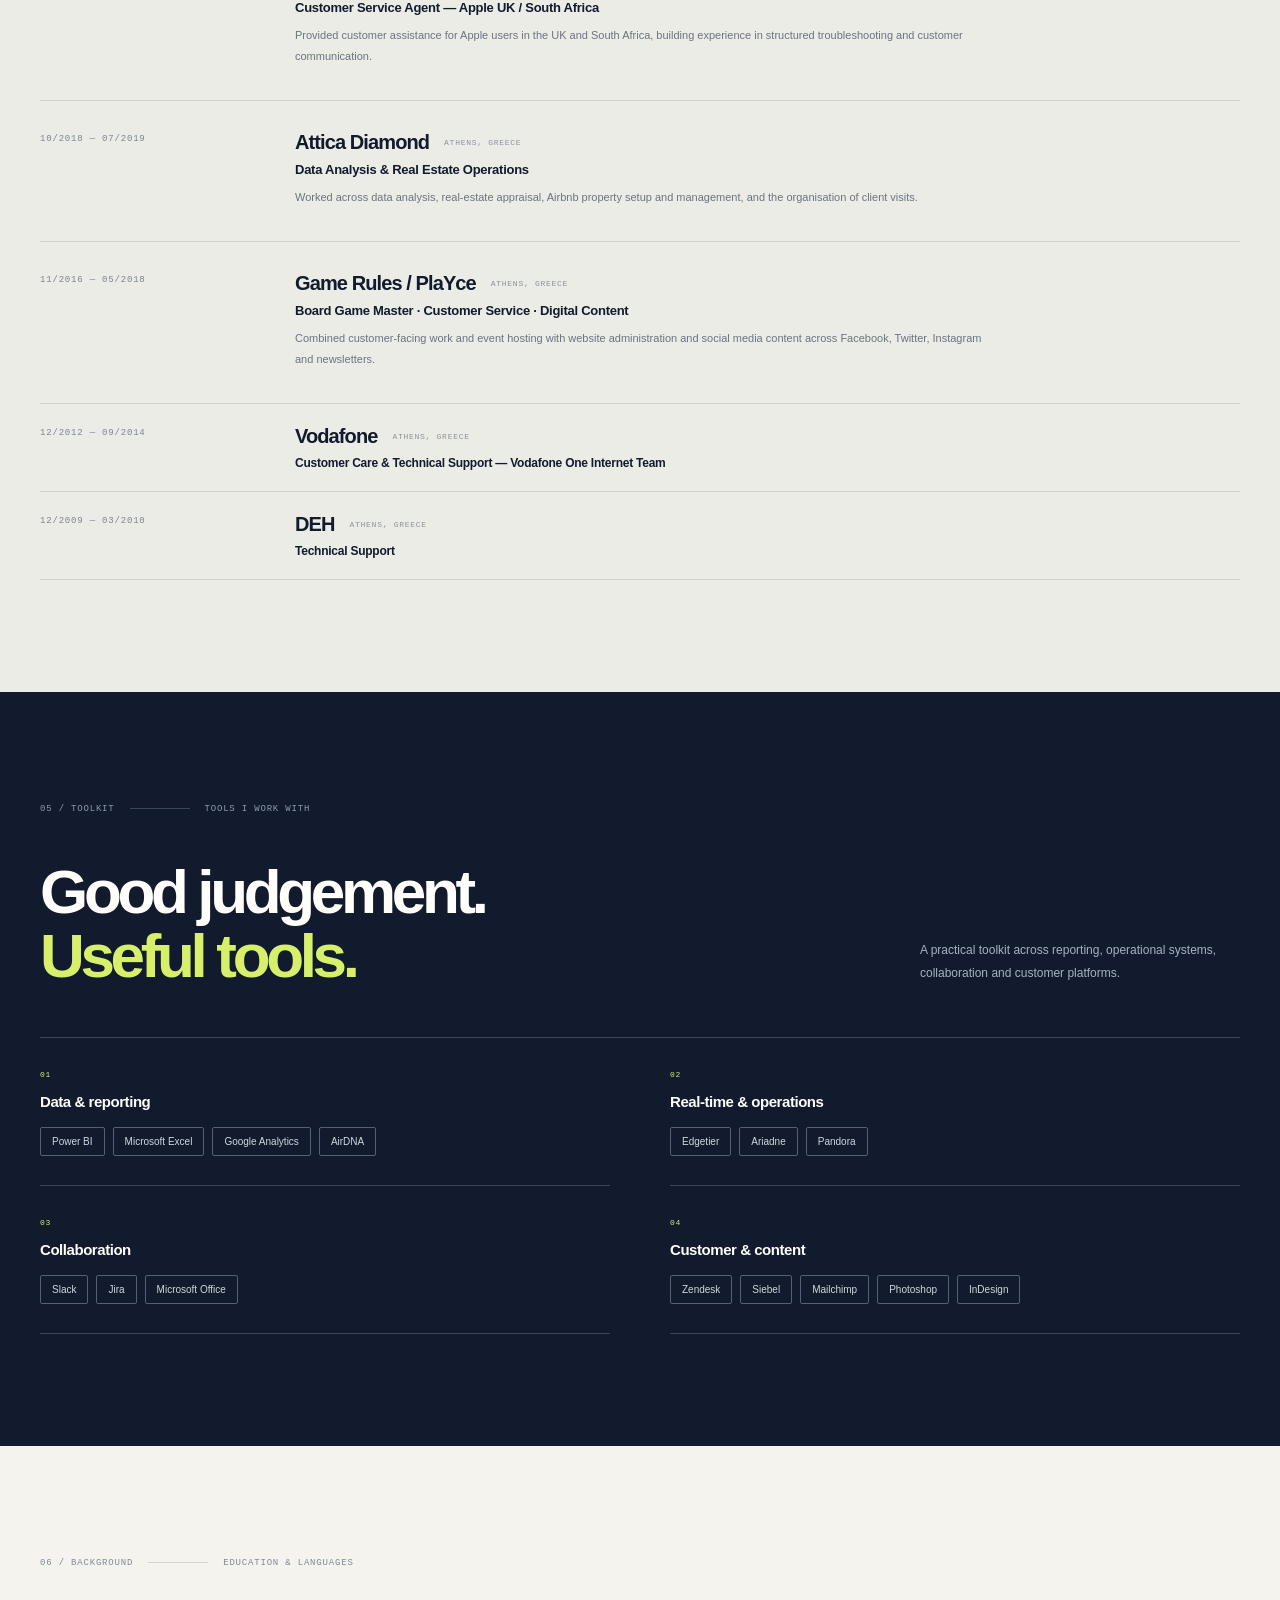
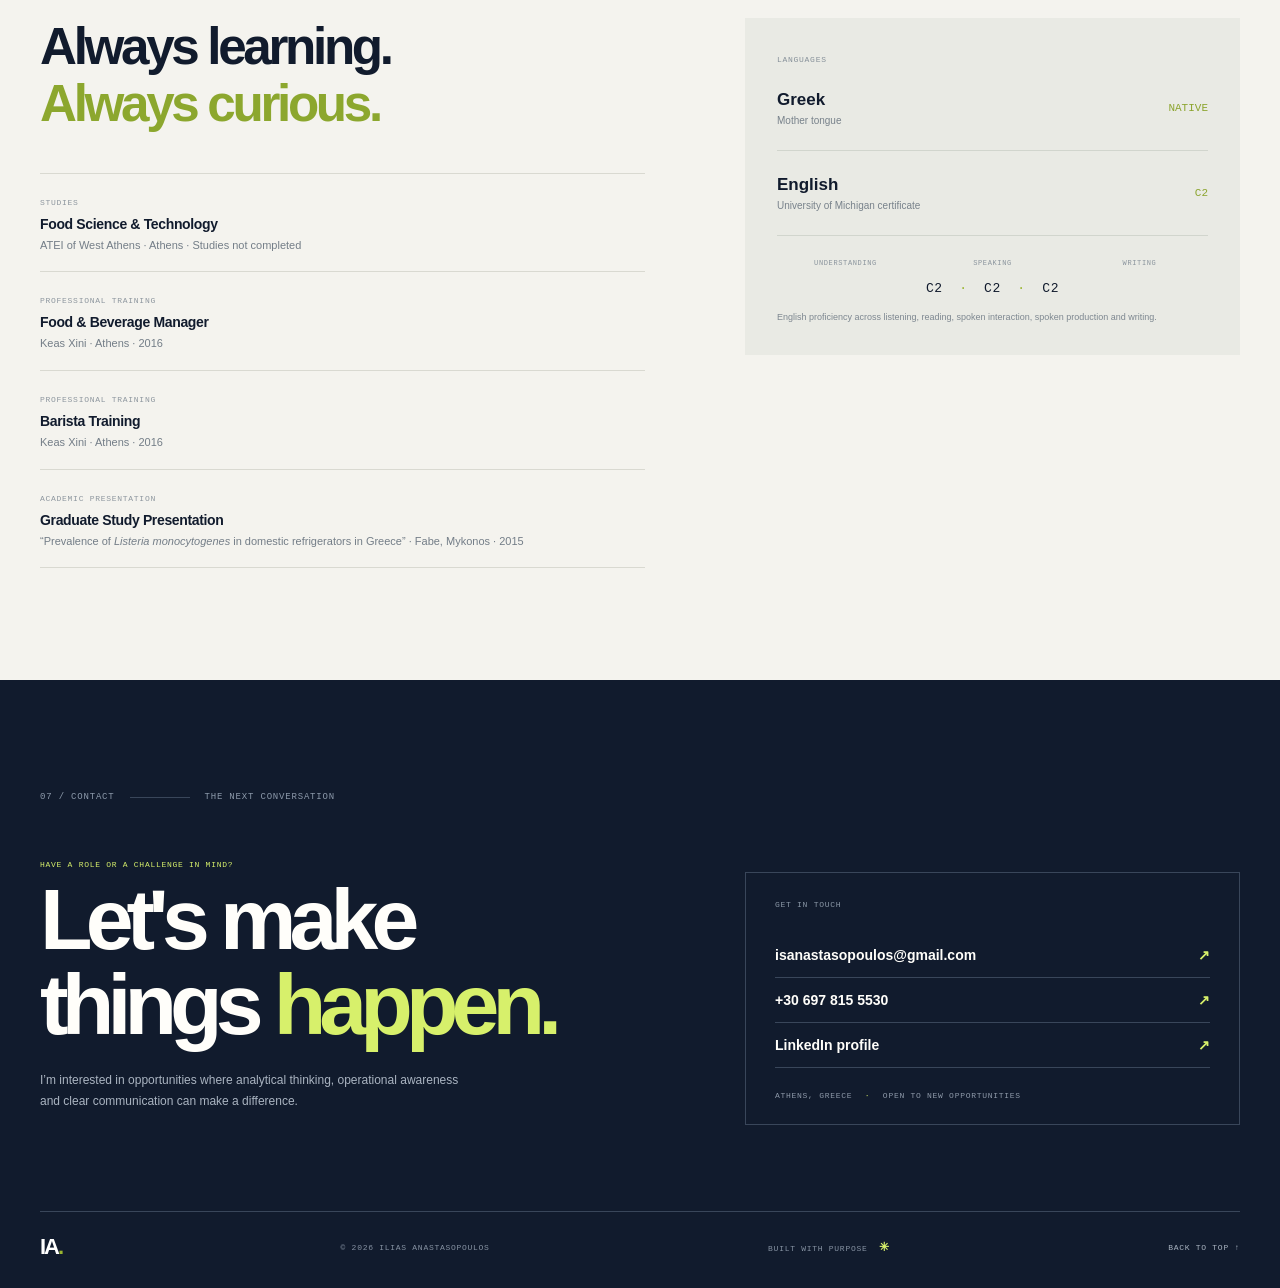
<file: index-v6.html>
<!doctype html>
<html lang="en"><head>
<meta charset="utf-8"><meta name="viewport" content="width=device-width,initial-scale=1">
<meta name="theme-color" content="#111b2d"><meta name="description" content="Ilias Anastasopoulos — Real-Time Analyst specialising in iGaming operations, performance monitoring, incident coordination and data-led decision support.">
<meta property="og:title" content="Ilias Anastasopoulos — Real-Time Analyst"><meta property="og:description" content="Real-time operations, performance insight and clear communication.">
<title>Ilias Anastasopoulos — Real-Time Analyst</title><link rel="icon" href="assets/favicon.svg" type="image/svg+xml">
<link rel="stylesheet" href="styles.css?v=6"></head>
<body><div class="site-shell">
<header class="site-header"><a class="brand" href="#top"><span class="brand-mark">IA<span>.</span></span><span class="brand-copy"><strong>ILIAS ANASTASOPOULOS</strong><small>REAL-TIME ANALYST</small></span></a>
<button class="menu-toggle" aria-label="Open navigation" aria-expanded="false"><span></span><span></span></button>
<nav class="main-nav" aria-label="Main navigation"><a href="#profile">Profile</a><a href="#experience">Experience</a><a href="#expertise">Expertise</a><a href="#education">Background</a><a class="nav-contact" href="#contact">Let's talk <span>↗</span></a></nav></header>
<main id="top">
<section class="hero section-wrap"><div class="hero-copy"><div class="eyebrow"><i></i> REAL-TIME OPERATIONS <b>/</b> iGAMING <b>/</b> PERFORMANCE</div><p class="hero-index">PORTFOLIO <span>—</span> 2026</p>
<h1>Turning live<br><em>signals</em> into<br>clear decisions<span>.</span></h1><p class="hero-lede">I’m Ilias, a Real-Time Analyst with a background across iGaming operations, risk, customer experience and technical support. I help teams understand what is happening now — and what needs to happen next.</p>
<div class="hero-actions"><a class="button button-dark" href="#experience">Explore my experience <b>↓</b></a><a class="text-link" href="assets/Ilias-Anastasopoulos-CV.pdf?v=6" target="_blank" rel="noopener">Download CV <b>↗</b></a></div>
<div class="hero-meta"><span class="availability"><i></i> OPEN TO NEW OPPORTUNITIES</span><span>ATHENS, GREECE</span></div></div>
<div class="hero-visual"><div class="visual-top"><span>LIVE OPERATIONS / 01</span><span class="visual-live"><i></i> SIGNAL ACTIVE</span></div><div class="visual-title">The operational<br><strong>big picture.</strong></div><img class="hero-portrait" src="assets/ilias-portrait.jpg?v=6" alt="Portrait of Ilias Anastasopoulos">
<div class="signal-graphic"><div class="signal-grid"></div><svg viewBox="0 0 560 260" role="img" aria-label="Abstract signal line moving across a monitoring grid"><defs><linearGradient id="signalStroke"><stop stop-color="#d7f06b" stop-opacity=".15"/><stop offset=".5" stop-color="#d7f06b"/><stop offset="1" stop-color="#8ec0b0"/></linearGradient></defs><path class="signal-shadow" d="M0 158 L55 158 L77 140 L103 174 L137 126 L167 157 L202 157 L230 97 L258 189 L288 144 L327 144 L358 119 L384 153 L419 153 L446 75 L474 168 L501 132 L560 132"/><path class="signal-line" d="M0 158 L55 158 L77 140 L103 174 L137 126 L167 157 L202 157 L230 97 L258 189 L288 144 L327 144 L358 119 L384 153 L419 153 L446 75 L474 168 L501 132 L560 132"/><circle cx="446" cy="75" r="7" class="signal-point"/><circle cx="446" cy="75" r="19" class="signal-ring"/></svg><small class="axis-label">PERFORMANCE</small><small class="axis-right">TIME →</small></div>
<div class="visual-bottom"><div><small>MY APPROACH</small><strong>Observe <b>→</b> Understand <b>→</b> Act</strong></div><div class="visual-orbit">IA</div></div><div class="visual-stamp">DATA<br>WITH<br>CONTEXT</div></div><div class="hero-scroll"><i></i> SCROLL TO EXPLORE</div></section>
<div class="ticker"><div class="ticker-track"><span>REAL-TIME MONITORING</span><b>✳</b><span>PERFORMANCE ANALYSIS</span><b>✳</b><span>INCIDENT COORDINATION</span><b>✳</b><span>OPERATIONAL CLARITY</span><b>✳</b><span>REAL-TIME MONITORING</span><b>✳</b><span>PERFORMANCE ANALYSIS</span><b>✳</b><span>INCIDENT COORDINATION</span><b>✳</b><span>OPERATIONAL CLARITY</span><b>✳</b></div></div>
<section class="profile section-wrap section-pad" id="profile"><div class="section-kicker"><span>01 / PROFILE</span><i></i><span>THE PERSON BEHIND THE METRICS</span></div>
<div class="profile-grid"><h2>Numbers tell a story.<br><em>Context</em> makes it useful.</h2><div class="profile-copy"><p class="lead-copy">I bring together analytical thinking, operational awareness and a customer-first mindset.</p><p>My experience spans real-time analysis, risk and fraud, customer service and technical support. That mix helps me look beyond a metric: understand the operational conditions behind it, recognise when something needs attention, and communicate the implications clearly.</p><p>I enjoy working at the point where data meets action — monitoring performance, identifying patterns, coordinating with teams and turning complex situations into practical next steps.</p><div class="profile-signoff"><b>IA.</b><span><strong>ILIAS ANASTASOPOULOS</strong><small>REAL-TIME ANALYST · ATHENS</small></span></div></div></div>
<div class="fact-strip"><div class="fact"><strong>10<span>+</span></strong><small>YEARS OF PROFESSIONAL<br>EXPERIENCE</small></div><div class="fact"><strong>03</strong><small>CORE DISCIPLINES<br>OPERATIONS · RISK · CX</small></div><div class="fact"><strong>C2</strong><small>ENGLISH PROFICIENCY<br>UNIVERSITY OF MICHIGAN</small></div><div class="fact fact-note"><small>MY WORKING PRINCIPLE</small><strong>Be precise.<br>Stay composed.<br>Make it actionable.</strong></div></div></section>
<section class="expertise section-pad" id="expertise"><div class="section-wrap"><div class="section-kicker light"><span>02 / EXPERTISE</span><i></i><span>WHAT I BRING TO A TEAM</span></div><div class="section-heading"><h2>Clarity under<br><em>pressure.</em></h2><p>Strong operations need more than dashboards. They need people who can interpret what they see, prioritise the right response and keep everyone aligned.</p></div>
<div class="expertise-grid"><article><span>01</span><b>⌁</b><h3>Real-time monitoring</h3><p>Tracking live performance and key operational indicators to spot deviations, emerging issues and immediate priorities.</p></article><article><span>02</span><b>▥</b><h3>Performance analysis</h3><p>Reading volume, service and productivity trends, connecting the numbers and translating findings into clear updates.</p></article><article><span>03</span><b>◎</b><h3>Incident coordination</h3><p>Structuring incident communication around timeframe, scope, resolution and operational impact.</p></article><article><span>04</span><b>⌘</b><h3>Resource optimisation</h3><p>Supporting timely decisions on staffing and resource allocation as demand and operational conditions change.</p></article><article><span>05</span><b>◈</b><h3>Risk awareness</h3><p>Applying an investigative mindset to unusual patterns, transaction activity and potential risk signals.</p></article><article><span>06</span><b>↗</b><h3>Clear communication</h3><p>Working across teams and sharing concise, useful information that supports fast and informed decisions.</p></article></div></div></section>
<section class="approach section-wrap section-pad"><div class="section-kicker"><span>03 / HOW I WORK</span><i></i><span>FROM SIGNAL TO RESPONSE</span></div><div class="section-heading"><h2>A calm process for a<br><em>fast-moving</em> environment.</h2><p>My approach is structured, especially when the situation is not.</p></div><div class="process-flow"><div class="process-step"><span>01</span><b>⌕</b><h3>Observe</h3><p>Keep visibility on live indicators and operational conditions.</p></div><i>→</i><div class="process-step"><span>02</span><b>⌁</b><h3>Assess</h3><p>Separate noise from meaningful changes and understand the impact.</p></div><i>→</i><div class="process-step"><span>03</span><b>◎</b><h3>Coordinate</h3><p>Bring the relevant people together around the right next steps.</p></div><i>→</i><div class="process-step"><span>04</span><b>↗</b><h3>Communicate</h3><p>Make the situation, response and operational picture easy to understand.</p></div></div><div class="approach-note"><b>“</b><p>The goal is not to report more information. It is to make the important information easier to act on.</p></div>
<div class="practice-heading"><span>WHERE I ADD VALUE</span><i></i></div><div class="practice-grid">
<article><small>01 / INCIDENT COMMUNICATION</small><h3>Make the impact clear.</h3><p>Bring together the timeline, operational response and service impact into concise updates that help stakeholders understand the situation.</p></article>
<article><small>02 / ALERT QUALITY</small><h3>Improve the signal.</h3><p>Provide structured feedback on alert timing, relevance and accuracy, helping surface patterns and opportunities for refinement.</p></article>
<article><small>03 / OPERATIONAL READINESS</small><h3>Validate the workflow.</h3><p>Support testing and readiness activities with organised tracking, clear documentation and practical cross-team coordination.</p></article>
</div></section>
<section class="experience section-pad" id="experience"><div class="section-wrap"><div class="section-kicker"><span>04 / EXPERIENCE</span><i></i><span>A CAREER BUILT ACROSS OPERATIONS</span></div><div class="section-heading"><h2>Experience that<br><em>connects the dots.</em></h2><p>From customer-facing roles to risk analysis and real-time operations, each chapter has added a different perspective to the way I work.</p></div><div class="timeline">
<article class="timeline-item"><div class="timeline-date"><small>2021 — 2026</small></div><div class="timeline-content"><div class="company-line"><h3>Kaizen Gaming</h3><span>ATHENS, GREECE</span></div><p class="role-intro">Progressed through three roles across customer operations, risk and fraud, and real-time performance analysis.</p>
<div class="role-block"><div><span>2024 — 2026 / MOST RECENT ROLE</span><h4>Real-Time Analyst</h4></div><ul><li>Monitored real-time performance, service indicators and operational conditions.</li><li>Identified unusual trends, emerging issues and areas requiring immediate attention.</li><li>Supported staffing and resource decisions through data-led analysis.</li><li>Coordinated with teams and provided clear, timely operational updates.</li><li>Automated the daily stand-up script generation process, reducing preparation time by 80%.</li><li>Built Script Volt, a safeguarded central library for team scripts, and designed RT Live Companion to improve shift organisation.</li></ul></div>
<div class="role-block"><div><span>2023 — 2024</span><h4>Junior Risk &amp; Fraud Analyst</h4></div><ul><li>Monitored transactions for potential fraud and risk patterns.</li><li>Investigated suspicious activity and recommended appropriate actions.</li><li>Analysed trends and collaborated with departments on prevention practices.</li></ul></div>
<div class="role-block"><div><span>2021 — 2023</span><h4>Customer Service Specialist</h4></div><ul><li>Supported customers across social media, email and chat.</li><li>Resolved enquiries and complaints while maintaining accurate interaction records.</li><li>Worked with colleagues to improve service processes and product knowledge.</li></ul></div></div></article>
<article class="timeline-item"><div class="timeline-date"><small>05/2020 — 12/2020</small></div><div class="timeline-content"><div class="company-line"><h3>Teleperformance</h3><span>ATHENS, GREECE</span></div><h4>Customer Service Agent — Apple UK / South Africa</h4><p>Provided customer assistance for Apple users in the UK and South Africa, building experience in structured troubleshooting and customer communication.</p></div></article>
<article class="timeline-item"><div class="timeline-date"><small>10/2018 — 07/2019</small></div><div class="timeline-content"><div class="company-line"><h3>Attica Diamond</h3><span>ATHENS, GREECE</span></div><h4>Data Analysis &amp; Real Estate Operations</h4><p>Worked across data analysis, real-estate appraisal, Airbnb property setup and management, and the organisation of client visits.</p></div></article>
<article class="timeline-item"><div class="timeline-date"><small>11/2016 — 05/2018</small></div><div class="timeline-content"><div class="company-line"><h3>Game Rules / PlaYce</h3><span>ATHENS, GREECE</span></div><h4>Board Game Master · Customer Service · Digital Content</h4><p>Combined customer-facing work and event hosting with website administration and social media content across Facebook, Twitter, Instagram and newsletters.</p></div></article>
<article class="timeline-item compact"><div class="timeline-date"><small>12/2012 — 09/2014</small></div><div class="timeline-content"><div class="company-line"><h3>Vodafone</h3><span>ATHENS, GREECE</span></div><h4>Customer Care &amp; Technical Support — Vodafone One Internet Team</h4></div></article>
<article class="timeline-item compact"><div class="timeline-date"><small>12/2009 — 03/2010</small></div><div class="timeline-content"><div class="company-line"><h3>DEH</h3><span>ATHENS, GREECE</span></div><h4>Technical Support</h4></div></article>
</div></div></section>
<section class="toolkit section-pad"><div class="section-wrap"><div class="section-kicker light"><span>05 / TOOLKIT</span><i></i><span>TOOLS I WORK WITH</span></div><div class="section-heading"><h2>Good judgement.<br><em>Useful tools.</em></h2><p>A practical toolkit across reporting, operational systems, collaboration and customer platforms.</p></div><div class="toolkit-grid">
<div class="tool-group"><span>01</span><h3>Data &amp; reporting</h3><div class="tool-chips"><b>Power BI</b><b>Microsoft Excel</b><b>Google Analytics</b><b>AirDNA</b></div></div>
<div class="tool-group"><span>02</span><h3>Real-time &amp; operations</h3><div class="tool-chips"><b>Edgetier</b><b>Ariadne</b><b>Pandora</b></div></div>
<div class="tool-group"><span>03</span><h3>Collaboration</h3><div class="tool-chips"><b>Slack</b><b>Jira</b><b>Microsoft Office</b></div></div>
<div class="tool-group"><span>04</span><h3>Customer &amp; content</h3><div class="tool-chips"><b>Zendesk</b><b>Siebel</b><b>Mailchimp</b><b>Photoshop</b><b>InDesign</b></div></div></div></div></section>
<section class="background section-wrap section-pad" id="education"><div class="section-kicker"><span>06 / BACKGROUND</span><i></i><span>EDUCATION &amp; LANGUAGES</span></div><div class="background-grid"><div><h2>Always learning.<br><em>Always curious.</em></h2><div class="education-list"><article><span>STUDIES</span><h3>Food Science &amp; Technology</h3><p>ATEI of West Athens · Athens · Studies not completed</p></article><article><span>PROFESSIONAL TRAINING</span><h3>Food &amp; Beverage Manager</h3><p>Keas Xini · Athens · 2016</p></article><article><span>PROFESSIONAL TRAINING</span><h3>Barista Training</h3><p>Keas Xini · Athens · 2016</p></article><article><span>ACADEMIC PRESENTATION</span><h3>Graduate Study Presentation</h3><p>“Prevalence of <em>Listeria monocytogenes</em> in domestic refrigerators in Greece” · Fabe, Mykonos · 2015</p></article></div></div>
<aside class="language-panel"><span class="panel-label">LANGUAGES</span><div class="language-row"><div><h3>Greek</h3><p>Mother tongue</p></div><b>NATIVE</b></div><div class="language-row"><div><h3>English</h3><p>University of Michigan certificate</p></div><b>C2</b></div><div class="language-foot"><div>UNDERSTANDING</div><div>SPEAKING</div><div>WRITING</div><p>C2 <span>·</span> C2 <span>·</span> C2</p></div><p class="language-note">English proficiency across listening, reading, spoken interaction, spoken production and writing.</p></aside></div></section>
<section class="contact section-pad" id="contact"><div class="section-wrap"><div class="section-kicker light"><span>07 / CONTACT</span><i></i><span>THE NEXT CONVERSATION</span></div><div class="contact-content"><div><p class="contact-overline">HAVE A ROLE OR A CHALLENGE IN MIND?</p><h2>Let's make<br>things <em>happen.</em></h2><p class="contact-copy">I’m interested in opportunities where analytical thinking, operational awareness and clear communication can make a difference.</p></div><div class="contact-card"><span>GET IN TOUCH</span><a href="mailto:isanastasopoulos@gmail.com">isanastasopoulos@gmail.com <b>↗</b></a><a href="tel:+306978155530">+30 697 815 5530 <b>↗</b></a><a href="https://www.linkedin.com/in/ilias-anastasopoulos-95432253" target="_blank" rel="noopener">LinkedIn profile <b>↗</b></a><div class="contact-location">ATHENS, GREECE <span>·</span> OPEN TO NEW OPPORTUNITIES</div></div></div><footer class="site-footer"><a href="#top">IA<span>.</span></a><span>© 2026 ILIAS ANASTASOPOULOS</span><span>BUILT WITH PURPOSE <b>✳</b></span><a href="#top">BACK TO TOP ↑</a></footer></div></section>
</main></div><script src="script.js"></script></body></html>
</file>
<file: styles.css>
:root{--ink:#111b2d;--paper:#f4f3ee;--white:#fffefa;--muted:#687382;--line:#d9d9d1;--lime:#d7f06b;--mint:#8ec0b0;--orange:#ff9b58;--mono:"DM Mono",ui-monospace,monospace;--sans:"Manrope",Arial,sans-serif;--wrap:1200px}
*{box-sizing:border-box}html{scroll-behavior:smooth;scroll-padding-top:90px}body{margin:0;background:var(--paper);color:var(--ink);font-family:var(--sans);-webkit-font-smoothing:antialiased}.site-shell{overflow:hidden}.section-wrap{width:min(var(--wrap),calc(100% - 64px));margin:0 auto}.section-pad{padding:112px 0}.site-header{height:84px;padding:0 max(32px,calc((100vw - var(--wrap))/2));display:flex;align-items:center;justify-content:space-between;border-bottom:1px solid #111b2d19;background:#f4f3eef2;position:sticky;top:0;z-index:50;backdrop-filter:blur(14px)}
a{color:inherit}.brand{display:flex;align-items:center;gap:13px;text-decoration:none}.brand-mark{font-size:29px;font-weight:800;letter-spacing:-2px}.brand-mark span,.site-footer>a:first-child span{color:#9ab52f}.brand-copy{display:flex;flex-direction:column;gap:3px}.brand-copy strong{font-size:10px;letter-spacing:.12em}.brand-copy small{font:9px var(--mono);letter-spacing:.1em;color:var(--muted)}.main-nav{display:flex;align-items:center;gap:31px}.main-nav a{font-size:11px;font-weight:700;text-decoration:none;transition:color .2s}.main-nav a:hover{color:#829b2c}.main-nav .nav-contact{border:1px solid var(--ink);padding:12px 15px}.nav-contact span{margin-left:15px}.menu-toggle{display:none}
.hero{min-height:720px;display:grid;grid-template-columns:1.12fr .88fr;align-items:center;gap:62px;position:relative;padding-top:70px;padding-bottom:90px}.eyebrow,.hero-index,.hero-meta,.hero-scroll,.section-kicker,.visual-top,.visual-bottom small,.axis-label,.axis-right,.fact small,.card-number,.timeline-date,.company-line>span,.role-block>div>span,.tool-group>span,.education-list article>span,.panel-label,.language-foot,.contact-overline,.contact-card>span,.contact-location,.site-footer{font:10px var(--mono);letter-spacing:.09em}.eyebrow{display:flex;align-items:center;gap:10px;color:#566170;font-size:9px}.eyebrow i{display:inline-block;width:28px;height:2px;background:#9ab52f}.eyebrow b{font-weight:400;color:#a9b2b6}.hero-index{margin:52px 0 16px;color:#89909a;font-size:9px}.hero-index span{color:var(--orange)}h1,h2,h3,h4,p{margin-top:0}.hero h1{font-size:clamp(56px,6vw,84px);line-height:.99;letter-spacing:-.075em;font-weight:600;margin:0 0 28px}.hero h1 em,.section-heading h2 em,.profile-grid h2 em,.approach h2 em,.background h2 em,.contact h2 em{font-style:normal;color:#8ca72e}.hero h1>span{color:var(--orange)}.hero-lede{max-width:560px;color:#606a78;font-size:15px;line-height:1.85;margin:0 0 31px}.hero-actions{display:flex;align-items:center;gap:28px}.button{display:inline-flex;align-items:center;gap:22px;padding:16px 20px;text-decoration:none;font-size:11px;font-weight:800;transition:transform .2s}.button:hover{transform:translateY(-3px)}.button-dark{background:var(--ink);color:var(--white)}.button-dark b{color:var(--lime);font-size:16px}.text-link{color:var(--ink);text-decoration:none;font-size:11px;font-weight:800;border-bottom:1px solid #aeb5b5;padding-bottom:7px}.text-link b{margin-left:8px;color:#879d2d}.hero-meta{display:flex;gap:25px;margin-top:56px;color:#808996;font-size:9px}.hero-meta>span>b{color:var(--orange);padding:0 4px}.availability{color:#3d4b58}.availability i,.visual-live i,.status-pill i{display:inline-block;width:7px;height:7px;background:#9bb638;border-radius:50%;margin-right:7px;box-shadow:0 0 0 4px #9bb63824}
.hero-visual{height:515px;background:var(--ink);color:var(--white);position:relative;padding:25px 28px;overflow:hidden;box-shadow:18px 18px 0 #111b2d0f}.hero-visual:before{content:"";position:absolute;inset:0;background:radial-gradient(circle at 82% 20%,#8ec0b02e,transparent 35%);pointer-events:none}.visual-top{display:flex;justify-content:space-between;color:#9ba5b4;font-size:9px;position:relative;z-index:1}.visual-live{color:var(--lime);font-size:8px}.visual-live i{background:var(--lime);width:5px;height:5px;box-shadow:none}.visual-title{position:relative;margin-top:55px;max-width:58%;font-size:26px;line-height:1.2;font-weight:500;letter-spacing:-.05em}.visual-title strong{font-weight:800;color:var(--lime)}.hero-portrait{position:absolute;z-index:2;right:27px;top:82px;width:124px;height:154px;object-fit:cover;object-position:center 35%;border:2px solid var(--lime);padding:4px;background:#ffffff12;box-shadow:0 12px 30px #0005}.signal-graphic{top:250px;height:165px}.signal-graphic{height:230px;position:absolute;left:28px;right:28px;top:178px}.signal-grid{position:absolute;inset:0;background-image:linear-gradient(#dce7e614 1px,transparent 1px),linear-gradient(90deg,#dce7e614 1px,transparent 1px);background-size:44px 42px;mask-image:linear-gradient(to bottom,transparent,#000 18%,#000 85%,transparent)}.signal-graphic svg{position:absolute;inset:0;width:100%;height:100%;overflow:visible}.signal-shadow{fill:none;stroke:#d7f06b21;stroke-width:11;stroke-linejoin:round;stroke-linecap:round;filter:blur(7px)}.signal-line{fill:none;stroke:url(#signalStroke);stroke-width:2.4;stroke-linejoin:round;stroke-linecap:round}.signal-point{fill:var(--lime);stroke:var(--ink);stroke-width:5}.signal-ring{fill:none;stroke:#d7f06b6b;stroke-width:1.3}.axis-label,.axis-right{position:absolute;bottom:4px;color:#82909f;font-size:7px}.axis-label{left:0;transform:rotate(-90deg);transform-origin:left bottom;bottom:40px}.axis-right{right:0}.visual-bottom{position:absolute;bottom:25px;left:28px;right:28px;display:flex;align-items:flex-end;justify-content:space-between;border-top:1px solid #ffffff26;padding-top:19px}.visual-bottom>div:first-child{display:flex;flex-direction:column;gap:9px}.visual-bottom small{font-size:8px;color:#81909d}.visual-bottom strong{font-size:10px;font-weight:600;color:#e9ece8}.visual-bottom strong b{color:var(--lime);padding:0 3px}.visual-orbit{width:42px;height:42px;border:1px solid #d7f08080;border-radius:50%;display:grid;place-items:center;color:var(--lime);font-weight:800;font-size:11px;position:relative}.visual-orbit:before,.visual-orbit:after{content:"";position:absolute;inset:-7px;border:1px solid #d7f024;border-radius:50%}.visual-orbit:after{inset:-14px;border-color:#d7f014}.visual-stamp{position:absolute;right:30px;top:105px;color:#ffffff1f;font-size:9px;font-weight:800;line-height:1.4;letter-spacing:.14em;text-align:right}.hero-scroll{position:absolute;left:0;bottom:29px;display:flex;gap:13px;align-items:center;color:#8c949d;font-size:8px}.hero-scroll i{height:1px;width:45px;background:#abb3aa}
.ticker{background:var(--lime);overflow:hidden;padding:14px 0;white-space:nowrap}.ticker-track{display:flex;align-items:center;justify-content:space-around;gap:40px;min-width:1200px;animation:marquee 35s linear infinite}.ticker span{font:10px var(--mono);letter-spacing:.12em;color:#29351e}.ticker b{font-size:13px;color:#6c8130}@keyframes marquee{to{transform:translateX(-15%)}}
.section-kicker{display:flex;align-items:center;gap:15px;color:#818995;font-size:9px}.section-kicker>i{height:1px;background:#d2d4ce;width:60px}.profile-grid{display:grid;grid-template-columns:1fr .85fr;gap:100px;margin-top:55px}.profile-grid h2,.approach h2,.background h2{font-size:clamp(36px,4vw,52px);line-height:1.12;letter-spacing:-.065em;font-weight:600;margin:0}.profile-copy{padding-top:3px}.lead-copy{font-size:18px;line-height:1.55;letter-spacing:-.03em;font-weight:700;margin-bottom:19px}.profile-copy p:not(.lead-copy){font-size:13px;color:#6b7480;line-height:1.9;margin-bottom:15px}.profile-signoff{display:flex;align-items:center;gap:13px;margin-top:31px}.profile-signoff>b{font-size:22px;font-weight:800;letter-spacing:-2px}.profile-signoff>span{display:flex;flex-direction:column;gap:4px}.profile-signoff strong{font-size:9px;letter-spacing:.1em}.profile-signoff small{font:8px var(--mono);color:#8b929a}.fact-strip{margin-top:85px;border-top:1px solid var(--line);border-bottom:1px solid var(--line);display:grid;grid-template-columns:repeat(4,1fr)}.fact{padding:26px 20px 27px 0;display:flex;flex-direction:column;gap:9px;border-right:1px solid var(--line)}.fact:not(:first-child){padding-left:25px}.fact:last-child{border:0}.fact>strong{font-size:34px;line-height:1;font-weight:600;letter-spacing:-.06em}.fact>strong span{color:#9ab52f}.fact small{font-size:8px;color:#7b8490;line-height:1.7}.fact-note>strong{font:700 12px/1.65 var(--sans);letter-spacing:-.02em}
.expertise,.toolkit,.contact{background:var(--ink);color:var(--white);position:relative}.expertise:before,.toolkit:before{content:"";position:absolute;inset:0;background-image:radial-gradient(#ffffff21 .6px,transparent .6px);background-size:18px 18px;opacity:.2;pointer-events:none}.expertise>.section-wrap,.toolkit>.section-wrap,.contact>.section-wrap{position:relative}.section-kicker.light{color:#8d9aab}.section-kicker.light>i{background:#39465a}.section-heading{display:flex;justify-content:space-between;align-items:flex-end;gap:60px;margin:46px 0 54px}.section-heading h2{font-size:clamp(42px,5vw,62px);line-height:1.04;letter-spacing:-.07em;font-weight:600;margin:0}.expertise .section-heading h2 em,.toolkit .section-heading h2 em{color:var(--lime)}.section-heading>p{width:320px;color:#a8b1bd;font-size:12px;line-height:1.9;margin:0 0 4px}.expertise-grid{display:grid;grid-template-columns:repeat(3,1fr);border-top:1px solid #354156;border-left:1px solid #354156}.expertise-grid article{min-height:260px;padding:26px 27px 30px;position:relative;border-right:1px solid #354156;border-bottom:1px solid #354156;transition:background .25s}.expertise-grid article:hover{background:#1a2941}.expertise-grid article>span{font:9px var(--mono);color:#8291a1}.expertise-grid article>b{display:block;font-size:25px;color:var(--lime);margin:22px 0 18px}.expertise-grid h3{font-size:16px;letter-spacing:-.04em;margin-bottom:11px}.expertise-grid p{color:#a9b2be;font-size:11px;line-height:1.8;max-width:290px;margin:0}
.experience{background:#ebece6}.experience .section-heading{margin-bottom:56px}.experience .section-heading>p{color:#737d88}.timeline{border-top:1px solid #cfd2cb}.timeline-item{display:grid;grid-template-columns:220px 1fr;gap:35px;padding:30px 0 34px;border-bottom:1px solid #cfd2cb}.timeline-date{color:#7b8490;font-size:9px;padding-top:3px}.timeline-date small{font-size:9px}.status-pill{display:inline-block;background:var(--lime);color:#39451d;padding:7px 10px;margin-bottom:14px;font-size:8px}.status-pill i{width:5px;height:5px;box-shadow:none}.timeline-content h3{font-size:20px;letter-spacing:-.045em;margin:0}.company-line{display:flex;align-items:center;gap:15px;margin-bottom:8px}.company-line>span{font-size:8px;color:#8a939a}.role-intro{font-size:12px;color:#707a85;margin-bottom:25px}.role-block{display:grid;grid-template-columns:210px 1fr;gap:26px;border-top:1px solid #d4d7d0;padding:17px 0}.role-block>div>span{display:block;font-size:8px;color:#88939d;margin-bottom:7px}.role-block h4,.timeline-content>h4{font-size:13px;margin:0;letter-spacing:-.02em}.role-block ul{padding-left:16px;margin:0;color:#616c78;font-size:11px;line-height:1.85}.timeline-content>p{color:#697480;font-size:11px;line-height:1.85;max-width:700px;margin:10px 0 0}.timeline-item.compact{padding-top:21px;padding-bottom:21px}.timeline-item.compact .timeline-content h4{font-size:12px}
.toolkit .section-heading>p{color:#a7b2c0}.toolkit .section-heading{margin-bottom:48px}.toolkit-grid{display:grid;grid-template-columns:repeat(2,1fr);gap:0 60px;border-top:1px solid #3b4658}.tool-group{padding:25px 0 29px;border-bottom:1px solid #3b4658;position:relative}.tool-group>span{font-size:8px;color:var(--lime)}.tool-group h3{margin:12px 0 17px;font:600 15px var(--sans);letter-spacing:-.03em}.tool-chips{display:flex;flex-wrap:wrap;gap:8px}.tool-chips b{padding:8px 11px;border:1px solid #536075;border-radius:2px;color:#d0d6dc;font-size:10px;font-weight:500}
.background-grid{display:grid;grid-template-columns:1.1fr .9fr;gap:100px;margin-top:50px}.education-list{margin-top:40px;border-top:1px solid var(--line)}.education-list article{padding:17px 0;border-bottom:1px solid var(--line)}.education-list article>span{font-size:8px;color:#8d969e}.education-list h3{font-size:14px;margin:7px 0 4px;letter-spacing:-.025em}.education-list p{margin:0;font-size:11px;color:#737d87;line-height:1.7}.language-panel{background:#e9eae4;padding:30px 32px;align-self:start}.panel-label{font-size:8px;color:#869099}.language-row{display:flex;justify-content:space-between;align-items:center;padding:24px 0;border-bottom:1px solid #d1d5cd}.language-row h3{font-size:17px;margin:0 0 5px}.language-row p{font-size:10px;color:#78828b;margin:0}.language-row>b{font:11px var(--mono);color:#8ca52f}.language-foot{display:grid;grid-template-columns:repeat(3,1fr);gap:10px;margin-top:23px;color:#8a949d;font-size:7px;text-align:center}.language-foot p{grid-column:1/-1;margin:4px 0 0;font-size:13px;color:var(--ink)}.language-foot p span{color:#9ab52f;padding:0 8px}.language-note{font-size:9px;color:#7d8790;line-height:1.7;margin:14px 0 0}
.contact{padding-bottom:28px}.contact .section-kicker>i{background:#39465a}.contact-content{display:grid;grid-template-columns:1.1fr .9fr;gap:100px;align-items:end;padding:58px 0 86px}.contact-overline{color:var(--lime);font-size:8px}.contact h2{font-size:clamp(55px,7vw,86px);line-height:.98;font-weight:600;letter-spacing:-.08em;margin:0 0 24px}.contact h2 em{color:var(--lime)}.contact-copy{color:#aab4c1;font-size:12px;line-height:1.8;max-width:420px}.contact-card{border:1px solid #39465a;padding:27px 29px 24px}.contact-card>span{display:block;font-size:8px;color:#8b98a7;margin-bottom:24px}.contact-card>a{display:flex;justify-content:space-between;align-items:center;text-decoration:none;color:var(--white);font-size:14px;font-weight:600;padding:14px 0;border-bottom:1px solid #39465a;transition:color .2s}.contact-card>a:hover{color:var(--lime)}.contact-card>a b{font-size:14px;color:var(--lime)}.contact-location{font-size:8px;color:#8f9aaa;margin-top:23px}.contact-location span{color:var(--lime);padding:0 7px}.site-footer{border-top:1px solid #39465a;padding-top:22px;display:flex;align-items:center;justify-content:space-between;color:#8793a3;font-size:8px}.site-footer>a:first-child{font:800 22px var(--sans);letter-spacing:-2px;text-decoration:none;color:white}.site-footer>a:last-child{color:#aab4c1;text-decoration:none}.site-footer>a:last-child:hover{color:var(--lime)}.site-footer b{color:var(--lime);font-size:12px;margin-left:6px}
.reveal{opacity:0;transform:translateY(18px);transition:opacity .65s ease,transform .65s ease}.reveal.is-visible{opacity:1;transform:none}
@media(max-width:1000px){.hero{gap:34px;grid-template-columns:1fr .82fr}.hero h1{font-size:clamp(52px,6vw,68px)}.hero-visual{height:470px}.profile-grid,.background-grid{gap:55px}.timeline-item{grid-template-columns:175px 1fr}.role-block{grid-template-columns:170px 1fr}.contact-content{gap:50px}}
@media(max-width:760px){.section-wrap{width:calc(100% - 40px)}.section-pad{padding:76px 0}.site-header{height:70px;padding:0 20px}.brand-mark{font-size:26px}.brand-copy strong{font-size:8px}.brand-copy small{font-size:7px}.menu-toggle{display:flex;flex-direction:column;gap:5px;background:none;border:0;padding:10px;z-index:60}.menu-toggle span{height:1.5px;width:22px;background:var(--ink);transition:transform .2s}.menu-toggle[aria-expanded=true] span:first-child{transform:translateY(3.25px) rotate(45deg)}.menu-toggle[aria-expanded=true] span:last-child{transform:translateY(-3.25px) rotate(-45deg)}.main-nav{display:none;position:absolute;top:70px;left:0;right:0;padding:18px 20px 24px;background:var(--paper);border-bottom:1px solid var(--line);flex-direction:column;align-items:stretch;gap:0}.main-nav.open{display:flex}.main-nav a{padding:14px 0;border-bottom:1px solid var(--line)}.main-nav .nav-contact{border:0;padding:14px 0}.hero{display:flex;flex-direction:column;align-items:stretch;gap:45px;padding-top:54px;padding-bottom:90px}.hero-index{margin-top:37px}.hero h1{font-size:clamp(50px,13vw,72px)}.hero-lede{font-size:13px}.hero-meta{flex-direction:column;gap:11px;margin-top:35px}.hero-visual{height:430px;margin:0 9px 0 0}.visual-title{margin-top:45px;max-width:57%;font-size:23px}.hero-portrait{top:78px;right:20px;width:108px;height:135px}.signal-graphic{top:225px;height:145px;left:20px;right:20px}.hero-scroll{bottom:31px}.profile-grid,.background-grid{grid-template-columns:1fr;gap:30px;margin-top:38px}.profile-grid h2,.approach .section-heading h2,.experience .section-heading h2,.toolkit .section-heading h2,.background-grid h2{font-size:40px}.profile-copy p:not(.lead-copy){font-size:12px}.fact-strip{grid-template-columns:repeat(2,1fr);margin-top:50px}.fact{padding:19px 10px 19px 0}.fact:not(:first-child){padding-left:15px}.fact:nth-child(2){border-right:0}.fact:nth-child(3){border-top:1px solid var(--line);padding-left:0}.fact:nth-child(4){border-top:1px solid var(--line);padding-left:15px}.fact>strong{font-size:29px}.fact small{font-size:7px}.section-heading{display:block;margin:36px 0 34px}.section-heading>p{width:auto;margin-top:18px;max-width:440px}.section-heading h2{font-size:40px}.expertise-grid{grid-template-columns:1fr 1fr}.expertise-grid article{min-height:240px;padding:20px 17px}.expertise-grid h3{font-size:14px}.expertise-grid p{font-size:10px}.approach .section-heading{margin-bottom:36px}.process-flow{grid-template-columns:1fr 20px 1fr;row-gap:25px}.process-flow>i{padding-top:60px}.approach-note{margin-top:40px;padding:20px;gap:13px}.approach-note p{font-size:12px;line-height:1.65}.experience .section-heading{margin-bottom:36px}.timeline-item{grid-template-columns:1fr;gap:12px;padding:24px 0}.timeline-date,.timeline-date small{font-size:8px}.timeline-content h3{font-size:18px}.role-block{grid-template-columns:1fr;gap:10px}.role-block ul{font-size:10px}.company-line{flex-wrap:wrap;gap:8px}.company-line>span{font-size:7px}.toolkit-grid{grid-template-columns:1fr}.tool-group{padding:20px 0}.contact-content{grid-template-columns:1fr;gap:33px;padding:40px 0 56px}.contact h2{font-size:62px}.contact-card{padding:22px}.contact-card>a{font-size:12px}.site-footer{display:grid;grid-template-columns:1fr 1fr;gap:17px}.site-footer>span:nth-of-type(2),.site-footer>a:last-child{text-align:right}.site-footer>a:first-child{grid-row:1;grid-column:1}.site-footer>span:first-of-type{grid-row:1;grid-column:2;text-align:right}.site-footer>span:nth-of-type(2){grid-row:2;grid-column:1}.site-footer>a:last-child{grid-row:2;grid-column:2}}
@media(max-width:400px){.eyebrow{font-size:7px;gap:6px}.hero h1{font-size:48px}.hero-visual{height:400px;padding:20px}.visual-title{font-size:21px}.hero-portrait{width:96px;height:122px;right:17px;top:76px}.signal-graphic{top:215px;height:135px}.expertise-grid{grid-template-columns:1fr}.expertise-grid article{min-height:210px}.process-flow{gap:7px}.process-step p{font-size:10px}.process-step h3{font-size:13px}.contact h2{font-size:56px}}
@media(prefers-reduced-motion:reduce){html{scroll-behavior:auto}.ticker-track{animation:none}.reveal{transition:none;opacity:1;transform:none}}

/* v6 hero portrait: brighter face, restrained overlay, chart kept below the face */
.hero-visual{isolation:isolate;position:relative;overflow:hidden;background:#111b2d}
.hero-visual:before{z-index:0}
.hero-visual:after{content:"";position:absolute;inset:0;z-index:1;pointer-events:none;background:linear-gradient(90deg,rgba(17,27,45,.98) 0%,rgba(17,27,45,.88) 18%,rgba(17,27,45,.42) 38%,rgba(17,27,45,0) 68%),linear-gradient(0deg,rgba(17,27,45,.48) 0%,rgba(17,27,45,.10) 27%,transparent 48%)}
.hero-portrait{position:absolute!important;z-index:0!important;inset:0 0 0 auto!important;width:80%!important;height:100%!important;object-fit:cover!important;object-position:center 18%!important;border:0!important;padding:0!important;background:transparent!important;box-shadow:none!important;opacity:1!important;filter:brightness(1.32) contrast(1.04)!important}
.visual-top,.visual-title,.visual-bottom,.visual-stamp{z-index:3!important}
.visual-title{max-width:52%;text-shadow:0 2px 16px #111b2d}
.signal-graphic{z-index:2!important;left:28px!important;right:28px!important;top:auto!important;bottom:76px!important;height:96px!important;opacity:.34!important}
.visual-bottom{z-index:3!important}
.visual-stamp{top:105px!important;right:28px!important;color:#ffffffd9!important;text-shadow:0 1px 8px #111b2d}
@media(max-width:1000px){.hero-portrait{width:84%!important;object-position:center 18%!important}.signal-graphic{bottom:72px!important}}
@media(max-width:760px){
 .hero-visual{height:430px!important}
 .hero-portrait{width:86%!important;object-position:center 17%!important;filter:brightness(1.28) contrast(1.04)!important}
 .hero-visual:after{background:linear-gradient(90deg,rgba(17,27,45,.96) 0%,rgba(17,27,45,.76) 24%,rgba(17,27,45,.08) 72%,transparent 100%),linear-gradient(0deg,rgba(17,27,45,.42) 0%,rgba(17,27,45,.08) 25%,transparent 48%)}
 .visual-title{max-width:54%;font-size:22px}
 .signal-graphic{left:20px!important;right:20px!important;bottom:76px!important;height:90px!important}
 .visual-stamp{right:20px!important;top:98px!important}
}
@media(max-width:400px){.hero-portrait{width:90%!important;object-position:center 16%!important}.visual-title{max-width:55%;font-size:20px}}

/* v8 additions: continuous learning and AI toolkit */
.course-block{margin-top:38px}
.course-heading{display:flex;align-items:center;gap:14px;margin:0 0 14px;font:8px var(--mono);letter-spacing:.1em;color:#8b949d}
.course-heading i{height:1px;background:#d7dad3;flex:1}
.course-list{display:grid;grid-template-columns:repeat(2,minmax(0,1fr));column-gap:28px;border-top:1px solid var(--line)}
.course-list article{padding:13px 0;border-bottom:1px solid var(--line)}
.course-list article>span{font:8px var(--mono);color:#8d9d4b}
.course-list h3{font-size:12px;line-height:1.5;margin:6px 0 0;letter-spacing:-.02em}
.tool-group-ai{grid-column:1/-1;display:grid;grid-template-columns:170px 1fr;align-items:center;column-gap:22px}
.tool-group-ai>span{grid-column:1;grid-row:1}
.tool-group-ai h3{grid-column:1;grid-row:2;margin:9px 0 0}
.tool-group-ai .tool-chips{grid-column:2;grid-row:1/3}
@media(max-width:760px){.course-list{grid-template-columns:1fr;column-gap:0}.tool-group-ai{display:block}.tool-group-ai h3{margin:12px 0 17px}}
</file>
